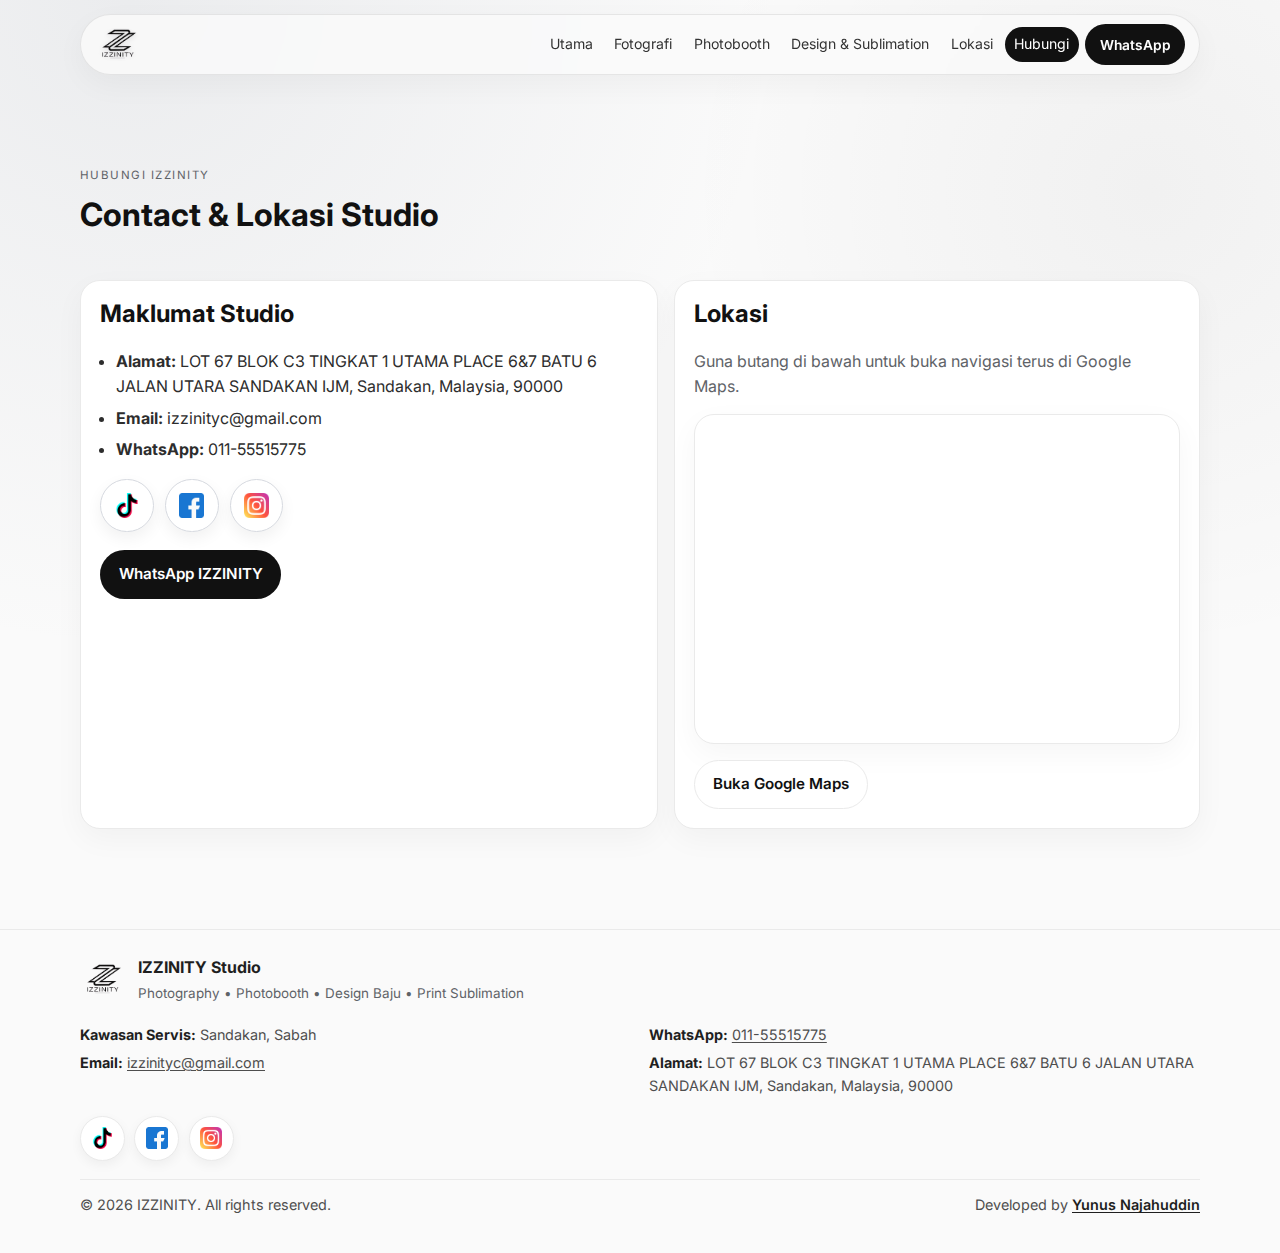
<file: contact.html>
<!doctype html>
<html lang="ms">
  <head>
    <meta charset="UTF-8" />
    <meta name="viewport" content="width=device-width, initial-scale=1.0" />
    <title>Hubungi IZZINITY Studio | Lokasi Sandakan, Sabah</title>
    <meta
      name="description"
      content="Hubungi IZZINITY Studio melalui WhatsApp, email atau sosial media. Lihat lokasi studio di Sandakan melalui Google Maps."
    />
    <meta property="og:title" content="Hubungi IZZINITY Studio" />
    <meta
      property="og:description"
      content="Alamat penuh studio, maps embed, dan pautan pantas untuk booking melalui WhatsApp."
    />
    <meta property="og:type" content="website" />
    <meta property="og:url" content="https://izzinity.pages.dev/contact.html" />
    <link rel="icon" href="/assets/favicon.svg" type="image/svg+xml" />
    <link rel="preconnect" href="https://fonts.googleapis.com" />
    <link rel="preconnect" href="https://fonts.gstatic.com" crossorigin />
    <link
      href="https://fonts.googleapis.com/css2?family=Inter:wght@400;500;600;700;800&display=swap"
      rel="stylesheet"
    />
    <link rel="stylesheet" href="styles.css" />
    <script src="script.js" defer></script>
  </head>
  <body>
    <header class="site-header">
      <nav class="nav-pill" aria-label="Navigasi utama">
        <a class="brand" href="index.html" aria-label="Laman utama IZZINITY"><img src="/assets/623648614_17848796946668795_5261422010756584008_n-removebg-preview.png" alt="IZZINITY logo" /></a>
        <button
          class="nav-toggle"
          type="button"
          aria-label="Buka menu"
          aria-expanded="false"
          data-nav-toggle
        >
          <span class="nav-toggle-line"></span>
        </button>
        <div class="nav-menu" data-nav-menu>
          <ul class="nav-links">
            <li><a href="index.html">Utama</a></li>
            <li><a href="photography.html">Fotografi</a></li>
            <li><a href="photobooth.html">Photobooth</a></li>
            <li><a href="design-sublimation.html">Design &amp; Sublimation</a></li>
            <li><a href="#lokasi">Lokasi</a></li>
            <li><a class="active" href="#hubungi">Hubungi</a></li>
          </ul>
          <div class="nav-actions">
            <a
              class="btn btn-primary btn-small"
              href="https://api.whatsapp.com/send?phone=601155515775&text=Hi%20IZZINITY,%20saya%20nak%20tanya%20pakej%20dan%20booking"
              target="_blank"
              rel="noopener"
              >WhatsApp</a
            >
          </div>
        </div>
      </nav>
    </header>

    <main>
      <section id="hubungi">
        <div class="container">
          <div class="section-head" data-reveal>
            <span class="kicker">Hubungi IZZINITY</span>
            <h1>Contact &amp; Lokasi Studio</h1>
          </div>

          <div class="contact-grid" data-reveal>
            <article class="contact-card">
              <h2 style="margin-top: 0">Maklumat Studio</h2>
              <ul class="contact-list">
                <li>
                  <strong>Alamat:</strong> LOT 67 BLOK C3 TINGKAT 1 UTAMA PLACE 6&amp;7 BATU 6 JALAN UTARA
                  SANDAKAN IJM, Sandakan, Malaysia, 90000
                </li>
            <li><strong>Email:</strong> <a href="mailto:izzinityc@gmail.com">izzinityc@gmail.com</a></li>
            <li><strong>WhatsApp:</strong> <a href="tel:+601155515775">011-55515775</a></li>
              </ul>

              <div class="social-bar social-icons" style="margin-top: 1rem" aria-label="Pautan sosial IZZINITY">
                <a
                  href="https://www.tiktok.com/@izzinity91?_r=1&_t=ZS-943fCIIZWDa"
                  target="_blank"
                  rel="noopener"
                  aria-label="TikTok IZZINITY"
                  ><img src="/assets/social/tiktok.png" alt="" loading="lazy" />
                  <span class="sr-only">TikTok</span></a
                >
                <a
                  href="https://www.facebook.com/share/18QwRQexXe/?mibextid=wwXIfr"
                  target="_blank"
                  rel="noopener"
                  aria-label="Facebook IZZINITY"
                  ><img src="/assets/social/facebook.png" alt="" loading="lazy" />
                  <span class="sr-only">Facebook</span></a
                >
                <a
                  href="https://www.instagram.com/izzinitystudio/"
                  target="_blank"
                  rel="noopener"
                  aria-label="Instagram IZZINITY"
                  ><img src="/assets/social/instagram.png" alt="" loading="lazy" />
                  <span class="sr-only">Instagram</span></a
                >
              </div>

              <div class="card-actions" style="margin-top: 1.1rem">
                <a
                  class="btn btn-primary"
                  href="https://api.whatsapp.com/send?phone=601155515775&text=Hi%20IZZINITY,%20saya%20nak%20tanya%20pakej%20dan%20booking"
                  target="_blank"
                  rel="noopener"
                  >WhatsApp IZZINITY</a
                >
              </div>
            </article>

            <article class="contact-card" id="lokasi">
              <h2 style="margin-top: 0">Lokasi</h2>
              <p class="muted">Guna butang di bawah untuk buka navigasi terus di Google Maps.</p>

              <div class="map-wrap" style="margin-top: 0.9rem">
                <iframe
                  title="Lokasi IZZINITY Studio Sandakan"
                  loading="lazy"
                  referrerpolicy="no-referrer-when-downgrade"
                  src="https://maps.google.com/maps?q=LOT%2067%20BLOK%20C3%20TINGKAT%201%20UTAMA%20PLACE%206%267%20BATU%206%20JALAN%20UTARA%20SANDAKAN%20IJM%2C%20Sandakan%2C%20Malaysia%2C%2090000&z=15&output=embed"
                ></iframe>
              </div>

              <div class="card-actions" style="margin-top: 1rem">
                <a
                  class="btn btn-ghost"
                  href="https://www.google.com/maps?s=web&lqi=[base64]&phdesc=aV7s9awLnvs&vet=12ahUKEwj6_trGq-aSAxW01jgGHQQHCyAQ1YkKegQIRBAB..i&cs=1&um=1&ie=UTF-8&fb=1&gl=my&sa=X&geocode=KYu77XZ22zgyMYAEn3ytilgU&daddr=LOT+67+BLOK+C3+TINGKAT+1+UTAMA+PLACE+6%267+BATU+6+JALAN+UTARA+SANDAKAN+IJM,+90000+Sandakan,+Sabah"
                  target="_blank"
                  rel="noopener"
                  >Buka Google Maps</a
                >
              </div>
            </article>
          </div>
        </div>
      </section>
    </main>

    <footer>
      <div class="container footer-main">
        <div class="footer-brand">
          <img
            src="/assets/623648614_17848796946668795_5261422010756584008_n-removebg-preview.png"
            alt="IZZINITY logo"
            loading="lazy"
          />
          <div>
            <strong>IZZINITY Studio</strong>
            <p class="muted">Photography • Photobooth • Design Baju • Print Sublimation</p>
          </div>
        </div>

        <ul class="footer-details">
          <li><strong>Kawasan Servis:</strong> Sandakan, Sabah</li>
            <li>
            <strong>WhatsApp:</strong>
            <a
              href="https://api.whatsapp.com/send?phone=601155515775&text=Hi%20IZZINITY,%20saya%20nak%20tanya%20pakej%20dan%20booking"
              target="_blank"
              rel="noopener"
              >011-55515775</a
            >
          </li>
            <li><strong>Email:</strong> <a href="mailto:izzinityc@gmail.com">izzinityc@gmail.com</a></li>
            <li>
            <strong>Alamat:</strong> LOT 67 BLOK C3 TINGKAT 1 UTAMA PLACE 6&amp;7 BATU 6 JALAN UTARA
            SANDAKAN IJM, Sandakan, Malaysia, 90000
          </li>
        </ul>

        <div class="footer-links footer-icons" aria-label="Pautan sosial">
          <a href="https://www.tiktok.com/@izzinity91?_r=1&_t=ZS-943fCIIZWDa" target="_blank" rel="noopener" aria-label="TikTok IZZINITY"><img src="/assets/social/tiktok.png" alt="" loading="lazy" /><span class="sr-only">TikTok</span></a>
          <a href="https://www.facebook.com/share/18QwRQexXe/?mibextid=wwXIfr" target="_blank" rel="noopener" aria-label="Facebook IZZINITY"><img src="/assets/social/facebook.png" alt="" loading="lazy" /><span class="sr-only">Facebook</span></a>
          <a href="https://www.instagram.com/izzinitystudio/" target="_blank" rel="noopener" aria-label="Instagram IZZINITY"><img src="/assets/social/instagram.png" alt="" loading="lazy" /><span class="sr-only">Instagram</span></a>
        </div>

        <div class="footer-bottom">
          <span>© 2026 IZZINITY. All rights reserved.</span>
          <span
            >Developed by
            <a href="https://www.instagram.com/" target="_blank" rel="noopener">Yunus Najahuddin</a></span
          >
        </div>
      </div>
    </footer>

    <button class="back-to-top" type="button" aria-label="Kembali ke atas" data-back-to-top>
      ↑
    </button>
  </body>
</html>
</file>
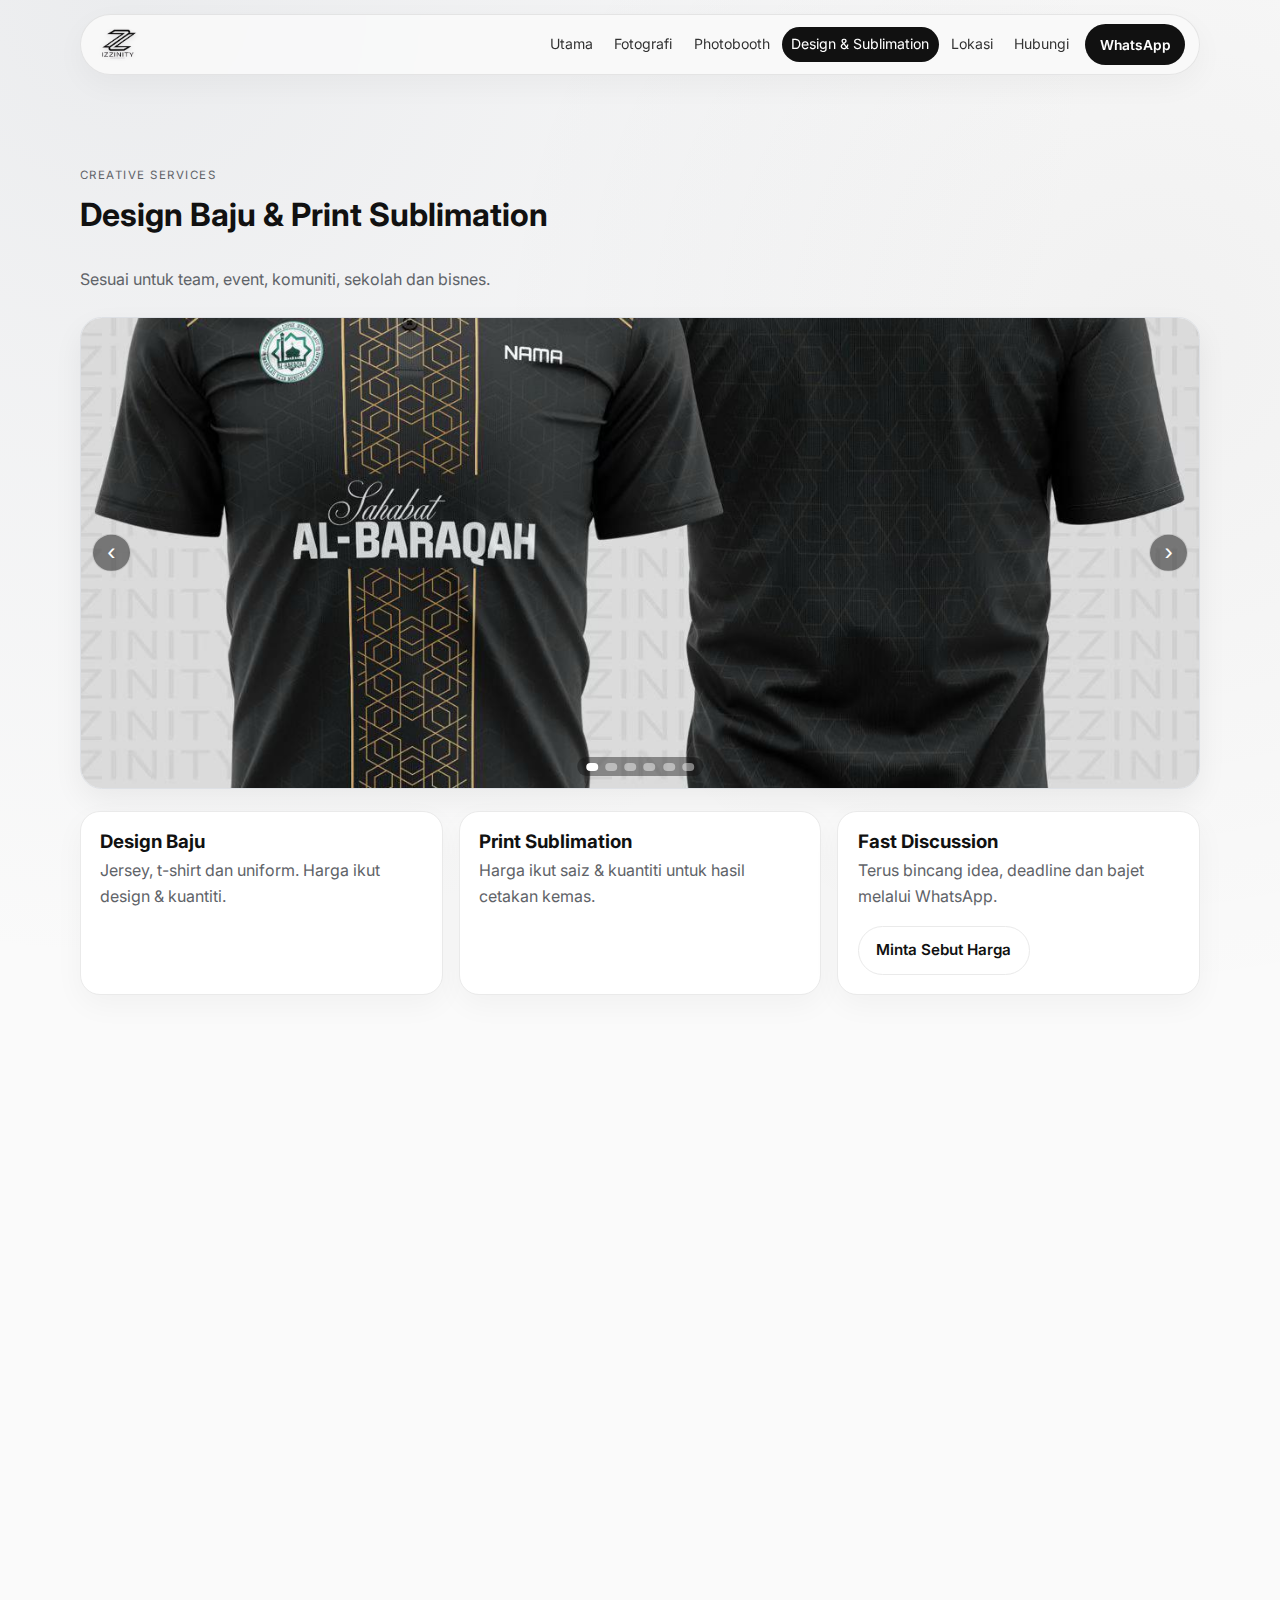
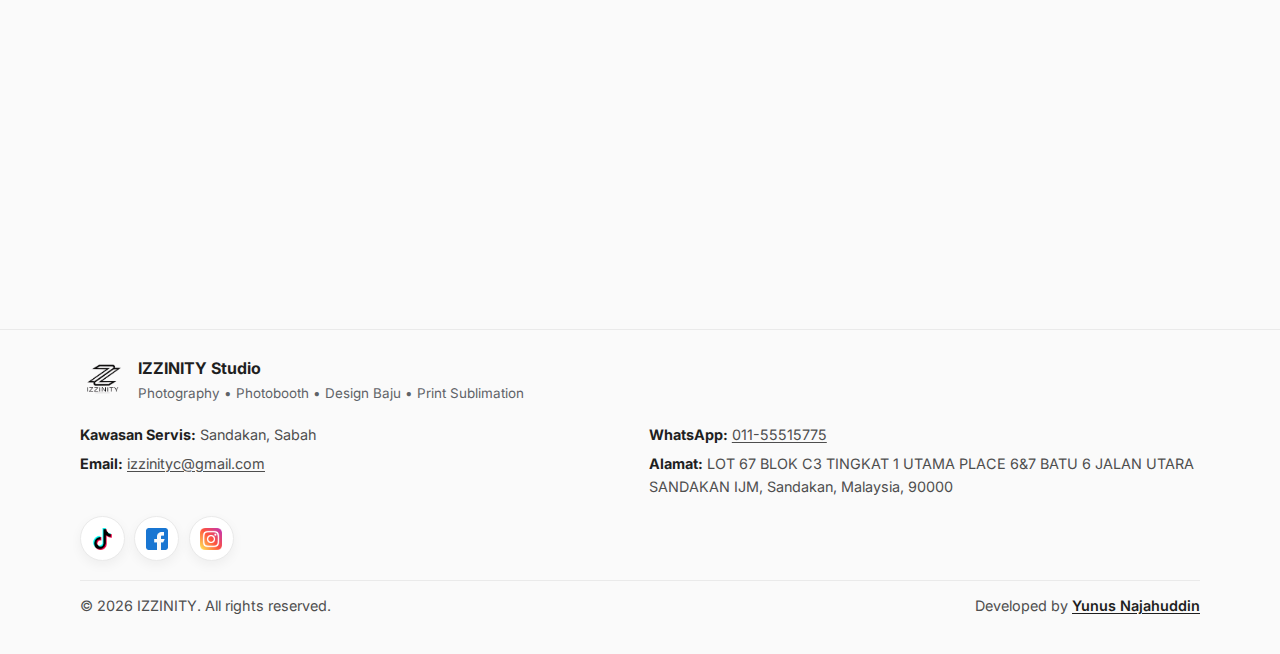
<file: design-sublimation.html>
<!doctype html>
<html lang="ms">
  <head>
    <meta charset="UTF-8" />
    <meta name="viewport" content="width=device-width, initial-scale=1.0" />
    <title>Design Baju & Print Sublimation | IZZINITY Studio</title>
    <meta
      name="description"
      content="Servis design baju dan print sublimation oleh IZZINITY Studio Sandakan. Hantar request quote terus ke WhatsApp tanpa backend."
    />
    <meta property="og:title" content="Design Baju & Print Sublimation IZZINITY" />
    <meta
      property="og:description"
      content="Harga ikut design, saiz dan kuantiti. Isi form ringkas untuk minta sebut harga."
    />
    <meta property="og:type" content="website" />
    <meta property="og:url" content="https://izzinity.pages.dev/design-sublimation.html" />
    <link rel="icon" href="/assets/favicon.svg" type="image/svg+xml" />
    <link rel="preconnect" href="https://fonts.googleapis.com" />
    <link rel="preconnect" href="https://fonts.gstatic.com" crossorigin />
    <link
      href="https://fonts.googleapis.com/css2?family=Inter:wght@400;500;600;700;800&display=swap"
      rel="stylesheet"
    />
    <link rel="stylesheet" href="styles.css" />
    <script src="script.js" defer></script>
  </head>
  <body>
    <header class="site-header">
      <nav class="nav-pill" aria-label="Navigasi utama">
        <a class="brand" href="index.html" aria-label="Laman utama IZZINITY"><img src="/assets/623648614_17848796946668795_5261422010756584008_n-removebg-preview.png" alt="IZZINITY logo" /></a>
        <button
          class="nav-toggle"
          type="button"
          aria-label="Buka menu"
          aria-expanded="false"
          data-nav-toggle
        >
          <span class="nav-toggle-line"></span>
        </button>
        <div class="nav-menu" data-nav-menu>
          <ul class="nav-links">
            <li><a href="index.html">Utama</a></li>
            <li><a href="photography.html">Fotografi</a></li>
            <li><a href="photobooth.html">Photobooth</a></li>
            <li><a class="active" href="design-sublimation.html">Design &amp; Sublimation</a></li>
            <li><a href="contact.html#lokasi">Lokasi</a></li>
            <li><a href="contact.html#hubungi">Hubungi</a></li>
          </ul>
          <div class="nav-actions">
            <a
              class="btn btn-primary btn-small"
              href="https://api.whatsapp.com/send?phone=601155515775&text=Hi%20IZZINITY,%20saya%20nak%20tanya%20pakej%20dan%20booking"
              target="_blank"
              rel="noopener"
              >WhatsApp</a
            >
          </div>
        </div>
      </nav>
    </header>

    <main>
      <section>
        <div class="container">
          <div class="section-head" data-reveal>
            <span class="kicker">Creative Services</span>
            <h1>Design Baju &amp; Print Sublimation</h1>
            <p class="muted">Sesuai untuk team, event, komuniti, sekolah dan bisnes.</p>
          </div>

          <div class="creative-showcase" data-reveal>
            <div class="photo-carousel" data-carousel aria-label="Galeri design baju dan sublimation IZZINITY">
              <div class="photo-carousel-track" data-carousel-track>
                <figure class="carousel-slide is-active">
                  <img
                    src="/assets/design&amp;submlimation/TikVideo.App_7585201678576536850_6.jpeg"
                    alt="Contoh design baju custom IZZINITY"
                    loading="lazy"
                  />
                </figure>
                <figure class="carousel-slide">
                  <img
                    src="/assets/design&amp;submlimation/TikVideo.App_7585201678576536850_5.jpeg"
                    alt="Contoh hasil print sublimation IZZINITY"
                    loading="lazy"
                  />
                </figure>
                <figure class="carousel-slide">
                  <img
                    src="/assets/design&amp;submlimation/TikVideo.App_7585201678576536850_4.jpeg"
                    alt="Contoh jersey team dengan design custom"
                    loading="lazy"
                  />
                </figure>
                <figure class="carousel-slide">
                  <img
                    src="/assets/design&amp;submlimation/TikVideo.App_7585201678576536850_3.jpeg"
                    alt="Contoh baju event dengan cetakan sublimation"
                    loading="lazy"
                  />
                </figure>
                <figure class="carousel-slide">
                  <img
                    src="/assets/design&amp;submlimation/TikVideo.App_7585201678576536850_2.jpeg"
                    alt="Contoh mockup design baju untuk komuniti"
                    loading="lazy"
                  />
                </figure>
                <figure class="carousel-slide">
                  <img
                    src="/assets/design&amp;submlimation/TikVideo.App_7585201678576536850_1.jpeg"
                    alt="Contoh portfolio design dan printing IZZINITY"
                    loading="lazy"
                  />
                </figure>
              </div>

              <button
                class="carousel-control prev"
                type="button"
                aria-label="Gambar sebelum"
                data-carousel-prev
              >
                ‹
              </button>
              <button
                class="carousel-control next"
                type="button"
                aria-label="Gambar seterusnya"
                data-carousel-next
              >
                ›
              </button>

              <div class="carousel-dots" aria-label="Pilih slide">
                <button class="carousel-dot is-active" type="button" data-carousel-dot="0">
                  <span class="sr-only">Slide 1</span>
                </button>
                <button class="carousel-dot" type="button" data-carousel-dot="1">
                  <span class="sr-only">Slide 2</span>
                </button>
                <button class="carousel-dot" type="button" data-carousel-dot="2">
                  <span class="sr-only">Slide 3</span>
                </button>
                <button class="carousel-dot" type="button" data-carousel-dot="3">
                  <span class="sr-only">Slide 4</span>
                </button>
                <button class="carousel-dot" type="button" data-carousel-dot="4">
                  <span class="sr-only">Slide 5</span>
                </button>
                <button class="carousel-dot" type="button" data-carousel-dot="5">
                  <span class="sr-only">Slide 6</span>
                </button>
              </div>
            </div>
          </div>

          <div class="grid-3" data-reveal>
            <article class="card">
              <h3>Design Baju</h3>
              <p class="muted">
                Jersey, t-shirt dan uniform. Harga ikut design &amp; kuantiti.
              </p>
            </article>
            <article class="card">
              <h3>Print Sublimation</h3>
              <p class="muted">Harga ikut saiz &amp; kuantiti untuk hasil cetakan kemas.</p>
            </article>
            <article class="card">
              <h3>Fast Discussion</h3>
              <p class="muted">Terus bincang idea, deadline dan bajet melalui WhatsApp.</p>
              <div class="card-actions">
                <a
                  class="btn btn-ghost"
                  href="https://api.whatsapp.com/send?phone=601155515775&text=Hi%20IZZINITY,%20saya%20nak%20tanya%20pakej%20dan%20booking"
                  target="_blank"
                  rel="noopener"
                  >Minta Sebut Harga</a
                >
              </div>
            </article>
          </div>
        </div>
      </section>

      <section>
        <div class="container" data-reveal>
          <div class="section-head">
            <span class="kicker">Request Quote</span>
            <h2>Isi maklumat ringkas, terus buka WhatsApp dengan teks siap.</h2>
          </div>

          <div class="form-wrap">
            <form id="quoteForm" class="form-grid" action="#" method="post" novalidate>
              <div>
                <label for="nama">Nama</label>
                <input id="nama" name="nama" type="text" required placeholder="Contoh: Aiman" />
              </div>

              <div>
                <label for="jenis">Jenis Servis</label>
                <select id="jenis" name="jenis" required>
                  <option value="" selected disabled>Pilih servis</option>
                  <option value="Design Baju">Design Baju</option>
                  <option value="Print Sublimation">Print Sublimation</option>
                  <option value="Design Baju + Print Sublimation">Kedua-duanya</option>
                </select>
              </div>

              <div>
                <label for="kuantiti">Kuantiti</label>
                <input id="kuantiti" name="kuantiti" type="text" required placeholder="Contoh: 30 pcs" />
              </div>

              <div>
                <label for="tarikh">Tarikh Diperlukan</label>
                <input id="tarikh" name="tarikh" type="date" required />
              </div>

              <div>
                <label for="notes">Maklumat Tambahan (optional)</label>
                <textarea
                  id="notes"
                  name="notes"
                  rows="4"
                  placeholder="Contoh: warna hitam putih, nama team, saiz campur"
                ></textarea>
              </div>

              <div class="card-actions">
                <button type="submit" class="btn btn-primary">Hantar Ke WhatsApp</button>
                <a
                  class="btn btn-ghost"
                  href="https://api.whatsapp.com/send?phone=601155515775&text=Hi%20IZZINITY,%20saya%20nak%20tanya%20pakej%20dan%20booking"
                  target="_blank"
                  rel="noopener"
                  >Minta Sebut Harga</a
                >
              </div>
            </form>
          </div>
        </div>
      </section>
    </main>

    <footer>
      <div class="container footer-main">
        <div class="footer-brand">
          <img
            src="/assets/623648614_17848796946668795_5261422010756584008_n-removebg-preview.png"
            alt="IZZINITY logo"
            loading="lazy"
          />
          <div>
            <strong>IZZINITY Studio</strong>
            <p class="muted">Photography • Photobooth • Design Baju • Print Sublimation</p>
          </div>
        </div>

        <ul class="footer-details">
          <li><strong>Kawasan Servis:</strong> Sandakan, Sabah</li>
            <li>
            <strong>WhatsApp:</strong>
            <a
              href="https://api.whatsapp.com/send?phone=601155515775&text=Hi%20IZZINITY,%20saya%20nak%20tanya%20pakej%20dan%20booking"
              target="_blank"
              rel="noopener"
              >011-55515775</a
            >
          </li>
            <li><strong>Email:</strong> <a href="mailto:izzinityc@gmail.com">izzinityc@gmail.com</a></li>
            <li>
            <strong>Alamat:</strong> LOT 67 BLOK C3 TINGKAT 1 UTAMA PLACE 6&amp;7 BATU 6 JALAN UTARA
            SANDAKAN IJM, Sandakan, Malaysia, 90000
          </li>
        </ul>

        <div class="footer-links footer-icons" aria-label="Pautan sosial">
          <a href="https://www.tiktok.com/@izzinity91?_r=1&_t=ZS-943fCIIZWDa" target="_blank" rel="noopener" aria-label="TikTok IZZINITY"><img src="/assets/social/tiktok.png" alt="" loading="lazy" /><span class="sr-only">TikTok</span></a>
          <a href="https://www.facebook.com/share/18QwRQexXe/?mibextid=wwXIfr" target="_blank" rel="noopener" aria-label="Facebook IZZINITY"><img src="/assets/social/facebook.png" alt="" loading="lazy" /><span class="sr-only">Facebook</span></a>
          <a href="https://www.instagram.com/izzinitystudio/" target="_blank" rel="noopener" aria-label="Instagram IZZINITY"><img src="/assets/social/instagram.png" alt="" loading="lazy" /><span class="sr-only">Instagram</span></a>
        </div>

        <div class="footer-bottom">
          <span>© 2026 IZZINITY. All rights reserved.</span>
          <span
            >Developed by
            <a href="https://www.instagram.com/" target="_blank" rel="noopener">Yunus Najahuddin</a></span
          >
        </div>
      </div>
    </footer>

    <button class="back-to-top" type="button" aria-label="Kembali ke atas" data-back-to-top>
      ↑
    </button>
  </body>
</html>
</file>
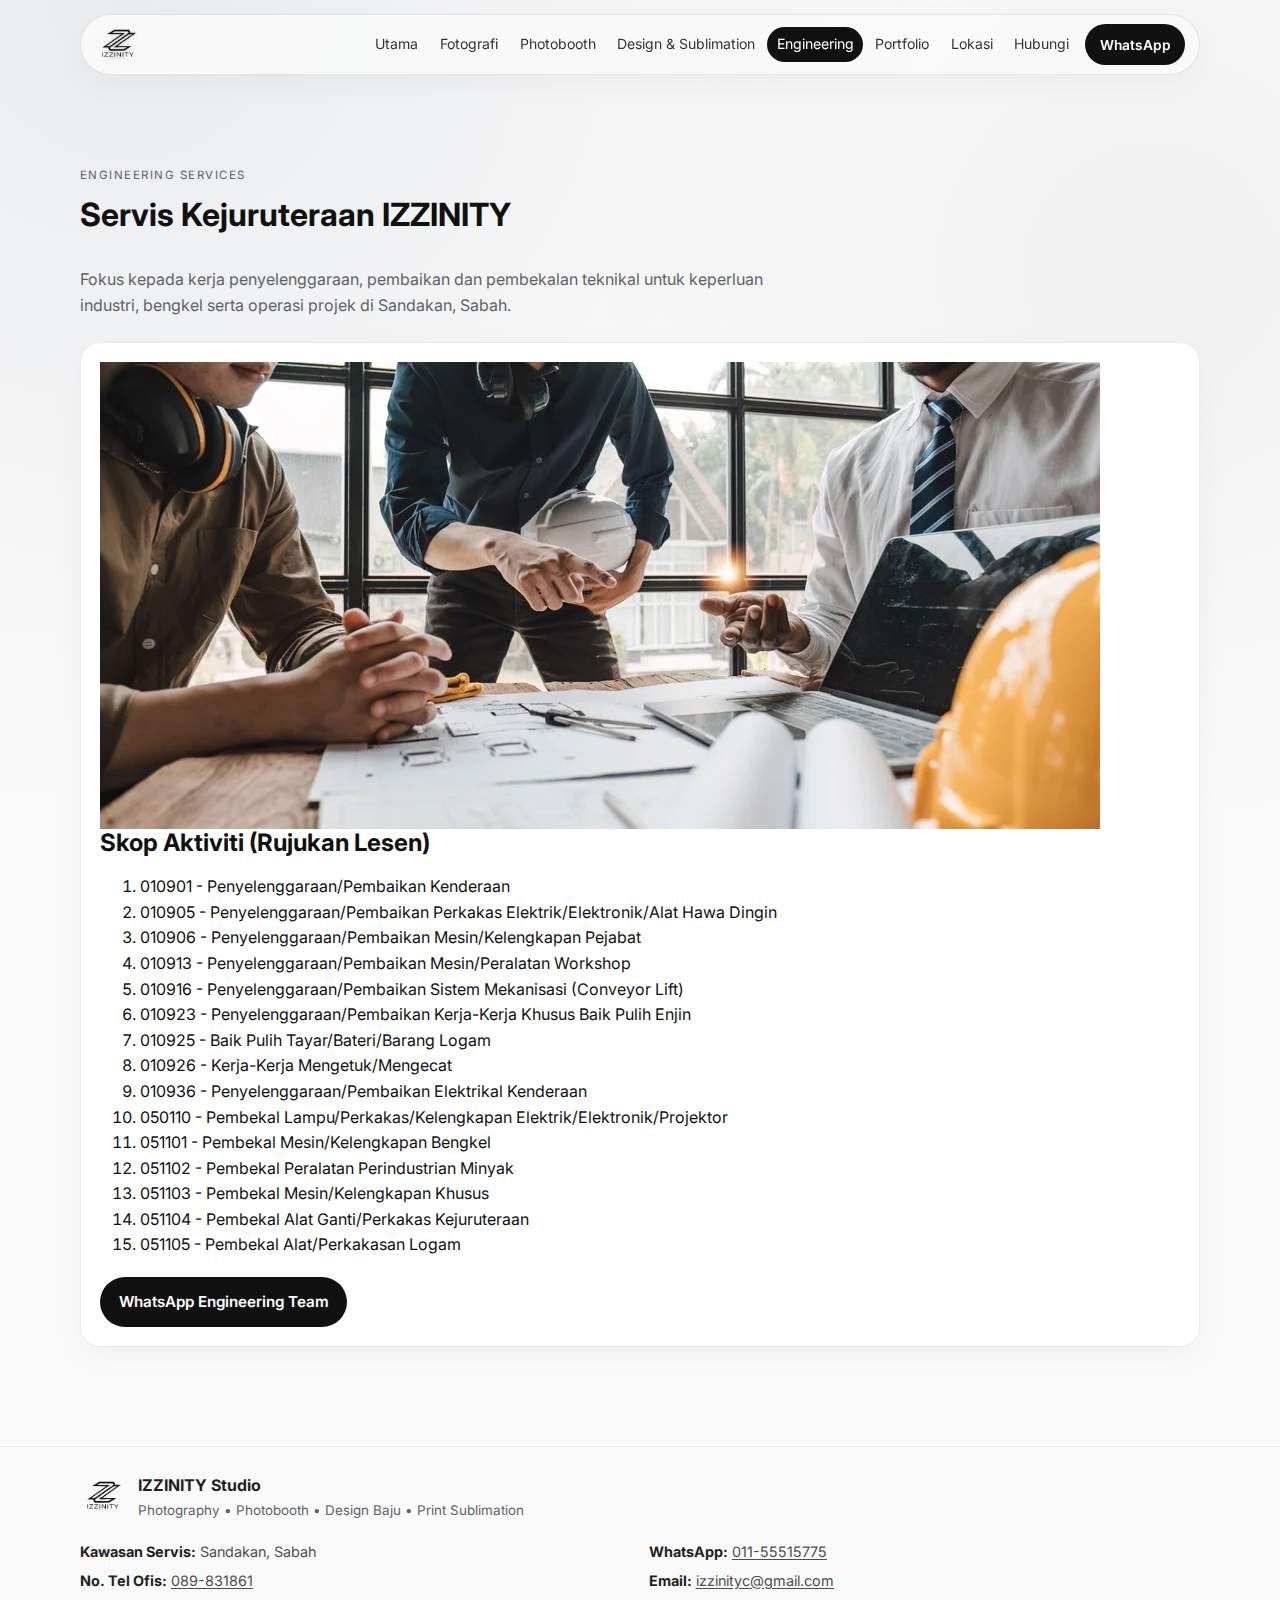
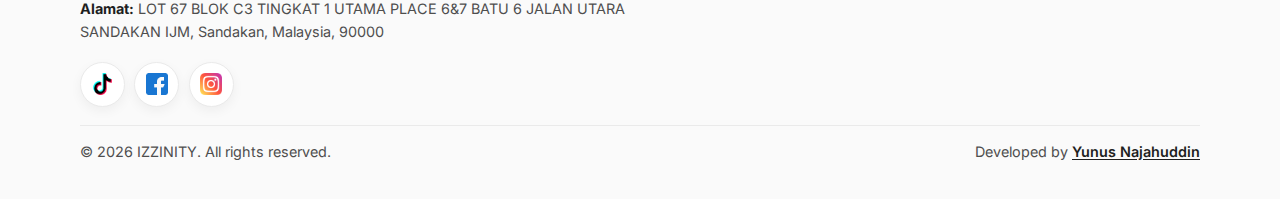
<file: engineering-services.html>
<!doctype html>
<html lang="ms">
  <head>
    <meta charset="UTF-8" />
    <meta name="viewport" content="width=device-width, initial-scale=1.0" />
    <title>Engineering Services IZZINITY | Maintenance, Repair & Supply Sandakan</title>
    <meta
      name="description"
      content="Servis kejuruteraan IZZINITY untuk maintenance, repair dan technical supply di Sandakan, Sabah. Semak senarai aktiviti lesen dan hubungi kami di WhatsApp."
    />
    <meta property="og:title" content="Engineering Services IZZINITY" />
    <meta
      property="og:description"
      content="Penyelenggaraan, pembaikan dan technical supply berdasarkan skop aktiviti lesen IZZINITY Engineering."
    />
    <meta property="og:type" content="website" />
    <meta property="og:url" content="https://izzinity.pages.dev/engineering-services.html" />
    <link rel="icon" href="/assets/favicon.svg" type="image/svg+xml" />
    <link rel="preconnect" href="https://fonts.googleapis.com" />
    <link rel="preconnect" href="https://fonts.gstatic.com" crossorigin />
    <link
      href="https://fonts.googleapis.com/css2?family=Inter:wght@400;500;600;700;800&display=swap"
      rel="stylesheet"
    />
    <link rel="stylesheet" href="styles.css" />
    <script src="script.js" defer></script>
  </head>
  <body>
    <header class="site-header">
      <nav class="nav-pill" aria-label="Navigasi utama">
        <a class="brand" href="index.html" aria-label="Laman utama IZZINITY"
          ><img src="/assets/623648614_17848796946668795_5261422010756584008_n-removebg-preview.png" alt="IZZINITY logo"
        /></a>
        <button
          class="nav-toggle"
          type="button"
          aria-label="Buka menu"
          aria-expanded="false"
          data-nav-toggle
        >
          <span class="nav-toggle-line"></span>
        </button>
        <div class="nav-menu" data-nav-menu>
          <ul class="nav-links">
            <li><a href="index.html">Utama</a></li>
            <li><a href="photography.html">Fotografi</a></li>
            <li><a href="photobooth.html">Photobooth</a></li>
            <li><a href="design-sublimation.html">Design &amp; Sublimation</a></li>
            <li><a class="active" href="engineering-services.html">Engineering</a></li>
            <li><a href="portfolio.html">Portfolio</a></li>
            <li><a href="contact.html#lokasi">Lokasi</a></li>
            <li><a href="contact.html#hubungi">Hubungi</a></li>
          </ul>
          <div class="nav-actions">
            <a
              class="btn btn-primary btn-small"
              href="https://api.whatsapp.com/send?phone=601155515775&text=Hi%20IZZINITY,%20saya%20nak%20tanya%20pakej%20dan%20booking"
              target="_blank"
              rel="noopener"
              >WhatsApp</a
            >
          </div>
        </div>
      </nav>
    </header>

    <main>
      <section>
        <div class="container">
          <div class="section-head" data-reveal>
            <span class="kicker">Engineering Services</span>
            <h1>Servis Kejuruteraan IZZINITY</h1>
            <p class="muted">
              Fokus kepada kerja penyelenggaraan, pembaikan dan pembekalan teknikal untuk keperluan industri,
              bengkel serta operasi projek di Sandakan, Sabah.
            </p>
          </div>

          <article class="card" data-reveal>
            <img
              class="engineering-media"
              src="/assets/homepage/shutterstock_2293858001.webp"
              alt="Skop aktiviti lesen IZZINITY Engineering"
              loading="lazy"
            />
            <h2 style="margin: 0 0 0.75rem">Skop Aktiviti (Rujukan Lesen)</h2>
            <ol class="engineering-list">
              <li>010901 - Penyelenggaraan/Pembaikan Kenderaan</li>
              <li>010905 - Penyelenggaraan/Pembaikan Perkakas Elektrik/Elektronik/Alat Hawa Dingin</li>
              <li>010906 - Penyelenggaraan/Pembaikan Mesin/Kelengkapan Pejabat</li>
              <li>010913 - Penyelenggaraan/Pembaikan Mesin/Peralatan Workshop</li>
              <li>010916 - Penyelenggaraan/Pembaikan Sistem Mekanisasi (Conveyor Lift)</li>
              <li>010923 - Penyelenggaraan/Pembaikan Kerja-Kerja Khusus Baik Pulih Enjin</li>
              <li>010925 - Baik Pulih Tayar/Bateri/Barang Logam</li>
              <li>010926 - Kerja-Kerja Mengetuk/Mengecat</li>
              <li>010936 - Penyelenggaraan/Pembaikan Elektrikal Kenderaan</li>
              <li>050110 - Pembekal Lampu/Perkakas/Kelengkapan Elektrik/Elektronik/Projektor</li>
              <li>051101 - Pembekal Mesin/Kelengkapan Bengkel</li>
              <li>051102 - Pembekal Peralatan Perindustrian Minyak</li>
              <li>051103 - Pembekal Mesin/Kelengkapan Khusus</li>
              <li>051104 - Pembekal Alat Ganti/Perkakas Kejuruteraan</li>
              <li>051105 - Pembekal Alat/Perkakasan Logam</li>
            </ol>

            <div class="card-actions" style="margin-top: 1.2rem">
              <a
                class="btn btn-primary"
                href="https://api.whatsapp.com/send?phone=601155515775&text=Hi%20IZZINITY,%20saya%20nak%20tanya%20pakej%20dan%20booking"
                target="_blank"
                rel="noopener"
                >WhatsApp Engineering Team</a
              >
            </div>
          </article>
        </div>
      </section>
    </main>

    <footer>
      <div class="container footer-main">
        <div class="footer-brand">
          <img
            src="/assets/623648614_17848796946668795_5261422010756584008_n-removebg-preview.png"
            alt="IZZINITY logo"
            loading="lazy"
          />
          <div>
            <strong>IZZINITY Studio</strong>
            <p class="muted">Photography • Photobooth • Design Baju • Print Sublimation</p>
          </div>
        </div>

        <ul class="footer-details">
          <li><strong>Kawasan Servis:</strong> Sandakan, Sabah</li>
          <li>
            <strong>WhatsApp:</strong>
            <a
              href="https://api.whatsapp.com/send?phone=601155515775&text=Hi%20IZZINITY,%20saya%20nak%20tanya%20pakej%20dan%20booking"
              target="_blank"
              rel="noopener"
              >011-55515775</a
            >
          </li>
          <li><strong>No. Tel Ofis:</strong> <a href="tel:+6089831861">089-831861</a></li>
          <li><strong>Email:</strong> <a href="mailto:izzinityc@gmail.com">izzinityc@gmail.com</a></li>
          <li>
            <strong>Alamat:</strong> LOT 67 BLOK C3 TINGKAT 1 UTAMA PLACE 6&amp;7 BATU 6 JALAN UTARA
            SANDAKAN IJM, Sandakan, Malaysia, 90000
          </li>
        </ul>

        <div class="footer-links footer-icons" aria-label="Pautan sosial">
          <a href="https://www.tiktok.com/@izzinity91?_r=1&_t=ZS-943fCIIZWDa" target="_blank" rel="noopener" aria-label="TikTok IZZINITY"><img src="/assets/social/tiktok.png" alt="" loading="lazy" /><span class="sr-only">TikTok</span></a>
          <a href="https://www.facebook.com/share/18QwRQexXe/?mibextid=wwXIfr" target="_blank" rel="noopener" aria-label="Facebook IZZINITY"><img src="/assets/social/facebook.png" alt="" loading="lazy" /><span class="sr-only">Facebook</span></a>
          <a href="https://www.instagram.com/izzinitystudio/" target="_blank" rel="noopener" aria-label="Instagram IZZINITY"><img src="/assets/social/instagram.png" alt="" loading="lazy" /><span class="sr-only">Instagram</span></a>
        </div>

        <div class="footer-bottom">
          <span>© 2026 IZZINITY. All rights reserved.</span>
          <span
            >Developed by
            <a href="https://www.instagram.com/" target="_blank" rel="noopener">Yunus Najahuddin</a></span
          >
        </div>
      </div>
    </footer>

    <button class="back-to-top" type="button" aria-label="Kembali ke atas" data-back-to-top>
      ↑
    </button>
  </body>
</html>
</file>
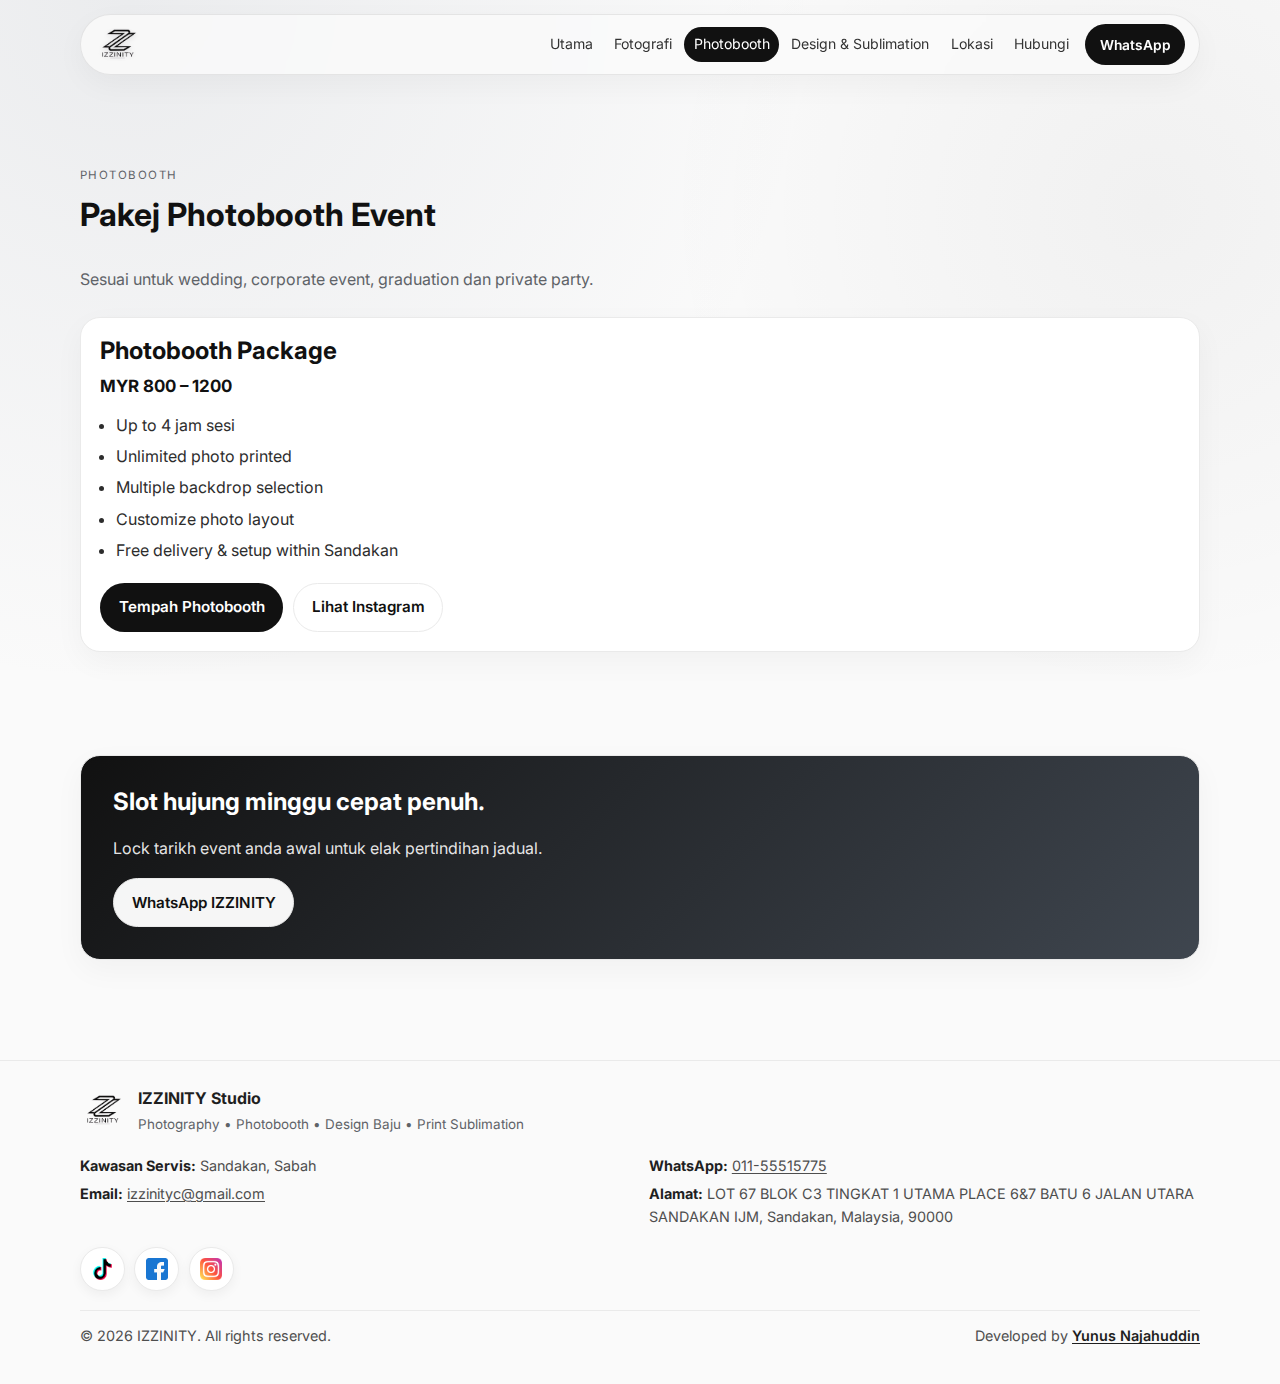
<file: photobooth.html>
<!doctype html>
<html lang="ms">
  <head>
    <meta charset="UTF-8" />
    <meta name="viewport" content="width=device-width, initial-scale=1.0" />
    <title>Pakej Photobooth IZZINITY | Event Sandakan</title>
    <meta
      name="description"
      content="Tempah pakej photobooth IZZINITY di Sandakan: up to 4 jam, unlimited print, backdrop pilihan dan setup percuma kawasan Sandakan."
    />
    <meta property="og:title" content="Pakej Photobooth IZZINITY" />
    <meta
      property="og:description"
      content="Photobooth event MYR 800 – 1200 dengan unlimited printed photo dan custom layout."
    />
    <meta property="og:type" content="website" />
    <meta property="og:url" content="https://izzinity.pages.dev/photobooth.html" />
    <link rel="icon" href="/assets/favicon.svg" type="image/svg+xml" />
    <link rel="preconnect" href="https://fonts.googleapis.com" />
    <link rel="preconnect" href="https://fonts.gstatic.com" crossorigin />
    <link
      href="https://fonts.googleapis.com/css2?family=Inter:wght@400;500;600;700;800&display=swap"
      rel="stylesheet"
    />
    <link rel="stylesheet" href="styles.css" />
    <script src="script.js" defer></script>
  </head>
  <body>
    <header class="site-header">
      <nav class="nav-pill" aria-label="Navigasi utama">
        <a class="brand" href="index.html" aria-label="Laman utama IZZINITY"><img src="/assets/623648614_17848796946668795_5261422010756584008_n-removebg-preview.png" alt="IZZINITY logo" /></a>
        <button
          class="nav-toggle"
          type="button"
          aria-label="Buka menu"
          aria-expanded="false"
          data-nav-toggle
        >
          <span class="nav-toggle-line"></span>
        </button>
        <div class="nav-menu" data-nav-menu>
          <ul class="nav-links">
            <li><a href="index.html">Utama</a></li>
            <li><a href="photography.html">Fotografi</a></li>
            <li><a class="active" href="photobooth.html">Photobooth</a></li>
            <li><a href="design-sublimation.html">Design &amp; Sublimation</a></li>
            <li><a href="contact.html#lokasi">Lokasi</a></li>
            <li><a href="contact.html#hubungi">Hubungi</a></li>
          </ul>
          <div class="nav-actions">
            <a
              class="btn btn-primary btn-small"
              href="https://api.whatsapp.com/send?phone=601155515775&text=Hi%20IZZINITY,%20saya%20nak%20tanya%20pakej%20dan%20booking"
              target="_blank"
              rel="noopener"
              >WhatsApp</a
            >
          </div>
        </div>
      </nav>
    </header>

    <main>
      <section>
        <div class="container">
          <div class="section-head" data-reveal>
            <span class="kicker">Photobooth</span>
            <h1>Pakej Photobooth Event</h1>
            <p class="muted">Sesuai untuk wedding, corporate event, graduation dan private party.</p>
          </div>

          <article class="price-card" data-reveal>
            <h2 style="margin-bottom: 0.4rem">Photobooth Package</h2>
            <p class="price">MYR 800 – 1200</p>
            <ul class="feature-list">
              <li>Up to 4 jam sesi</li>
            <li>Unlimited photo printed</li>
            <li>Multiple backdrop selection</li>
            <li>Customize photo layout</li>
            <li>Free delivery &amp; setup within Sandakan</li>
            </ul>
            <div class="card-actions" style="margin-top: 1.2rem">
              <a
                class="btn btn-primary"
                href="https://api.whatsapp.com/send?phone=601155515775&text=Hi%20IZZINITY,%20saya%20nak%20tempah%20Photobooth%20event."
                target="_blank"
                rel="noopener"
                >Tempah Photobooth</a
              >
              <a
                class="btn btn-ghost"
                href="https://www.instagram.com/izzinitystudio/"
                target="_blank"
                rel="noopener"
                >Lihat Instagram</a
              >
            </div>
          </article>
        </div>
      </section>

      <section>
        <div class="container" data-reveal>
          <div class="cta-banner">
            <div>
              <h2>Slot hujung minggu cepat penuh.</h2>
              <p>Lock tarikh event anda awal untuk elak pertindihan jadual.</p>
            </div>
            <div class="cta-actions">
              <a
                class="btn btn-ghost"
                href="https://api.whatsapp.com/send?phone=601155515775&text=Hi%20IZZINITY,%20saya%20nak%20tanya%20pakej%20dan%20booking"
                target="_blank"
                rel="noopener"
                >WhatsApp IZZINITY</a
              >
            </div>
          </div>
        </div>
      </section>
    </main>

    <footer>
      <div class="container footer-main">
        <div class="footer-brand">
          <img
            src="/assets/623648614_17848796946668795_5261422010756584008_n-removebg-preview.png"
            alt="IZZINITY logo"
            loading="lazy"
          />
          <div>
            <strong>IZZINITY Studio</strong>
            <p class="muted">Photography • Photobooth • Design Baju • Print Sublimation</p>
          </div>
        </div>

        <ul class="footer-details">
          <li><strong>Kawasan Servis:</strong> Sandakan, Sabah</li>
            <li>
            <strong>WhatsApp:</strong>
            <a
              href="https://api.whatsapp.com/send?phone=601155515775&text=Hi%20IZZINITY,%20saya%20nak%20tanya%20pakej%20dan%20booking"
              target="_blank"
              rel="noopener"
              >011-55515775</a
            >
          </li>
            <li><strong>Email:</strong> <a href="mailto:izzinityc@gmail.com">izzinityc@gmail.com</a></li>
            <li>
            <strong>Alamat:</strong> LOT 67 BLOK C3 TINGKAT 1 UTAMA PLACE 6&amp;7 BATU 6 JALAN UTARA
            SANDAKAN IJM, Sandakan, Malaysia, 90000
          </li>
        </ul>

        <div class="footer-links footer-icons" aria-label="Pautan sosial">
          <a href="https://www.tiktok.com/@izzinity91?_r=1&_t=ZS-943fCIIZWDa" target="_blank" rel="noopener" aria-label="TikTok IZZINITY"><img src="/assets/social/tiktok.png" alt="" loading="lazy" /><span class="sr-only">TikTok</span></a>
          <a href="https://www.facebook.com/share/18QwRQexXe/?mibextid=wwXIfr" target="_blank" rel="noopener" aria-label="Facebook IZZINITY"><img src="/assets/social/facebook.png" alt="" loading="lazy" /><span class="sr-only">Facebook</span></a>
          <a href="https://www.instagram.com/izzinitystudio/" target="_blank" rel="noopener" aria-label="Instagram IZZINITY"><img src="/assets/social/instagram.png" alt="" loading="lazy" /><span class="sr-only">Instagram</span></a>
        </div>

        <div class="footer-bottom">
          <span>© 2026 IZZINITY. All rights reserved.</span>
          <span
            >Developed by
            <a href="https://www.instagram.com/" target="_blank" rel="noopener">Yunus Najahuddin</a></span
          >
        </div>
      </div>
    </footer>

    <button class="back-to-top" type="button" aria-label="Kembali ke atas" data-back-to-top>
      ↑
    </button>
  </body>
</html>
</file>
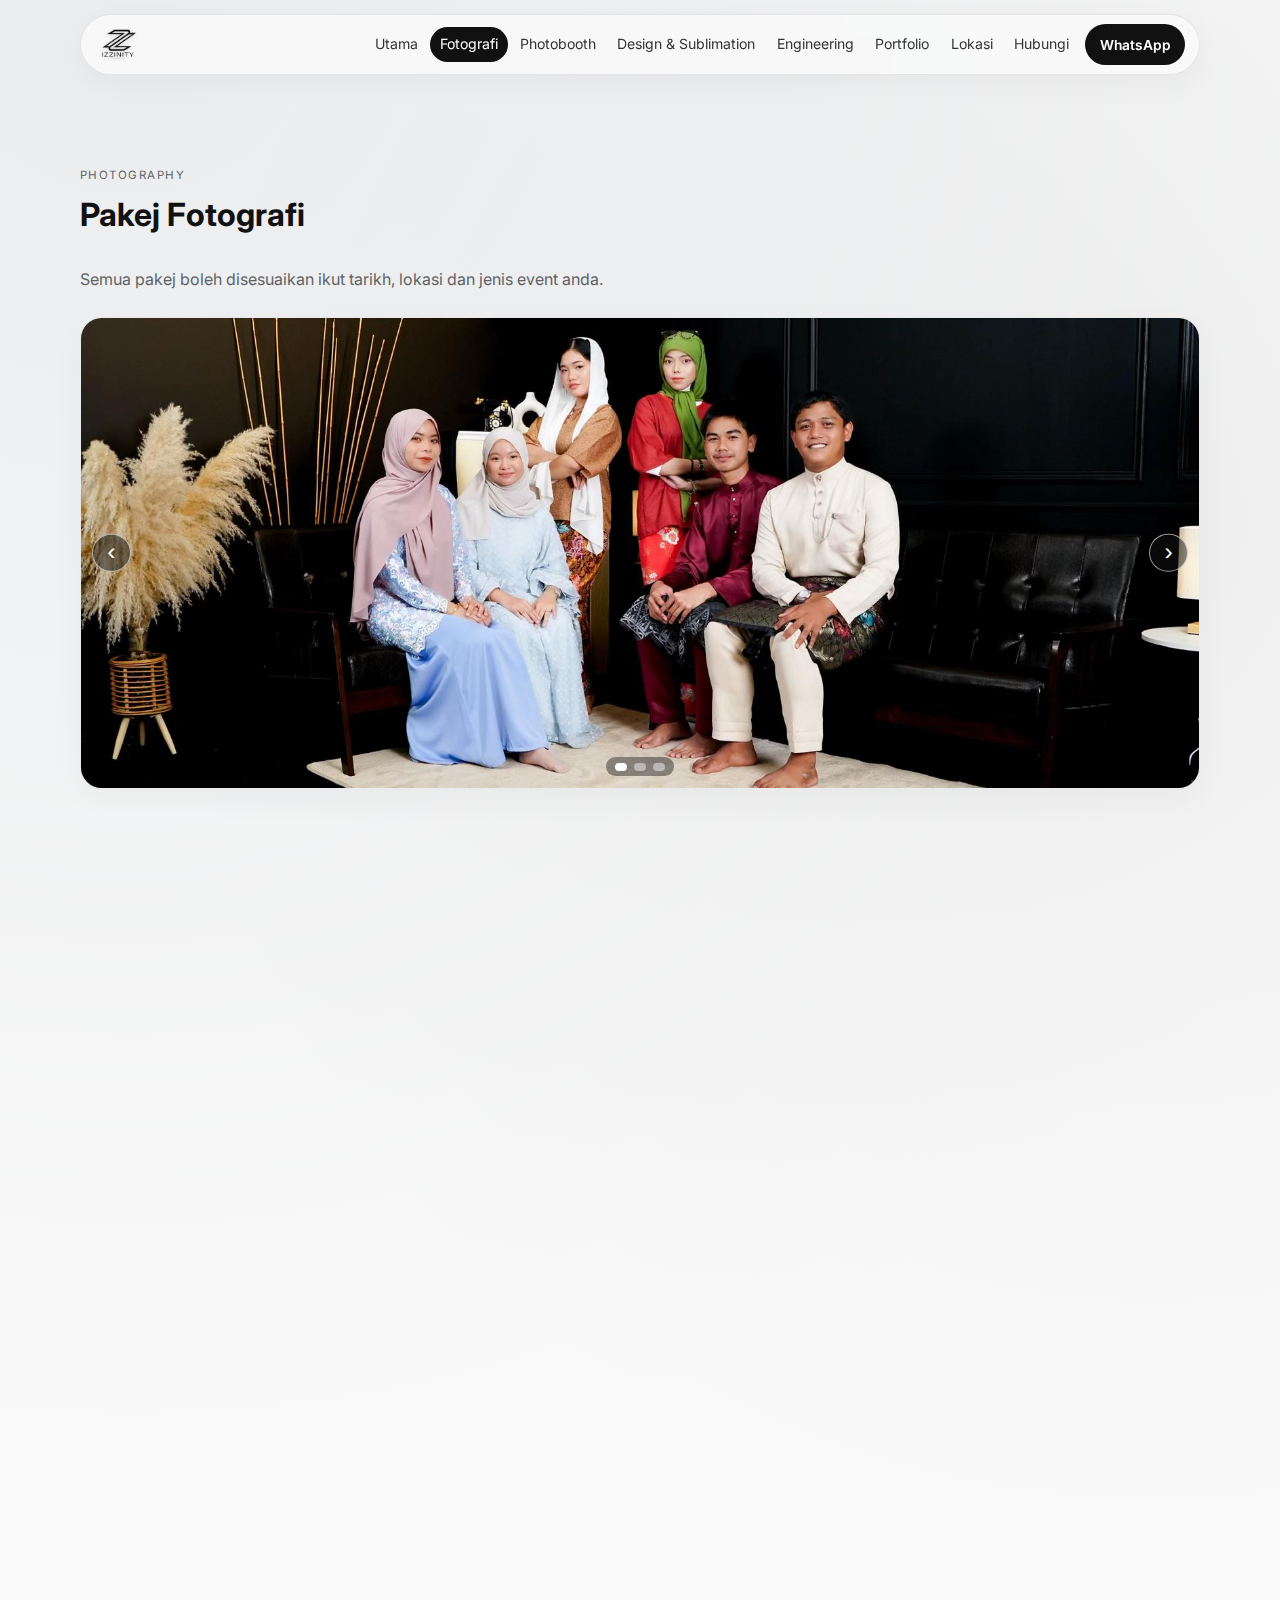
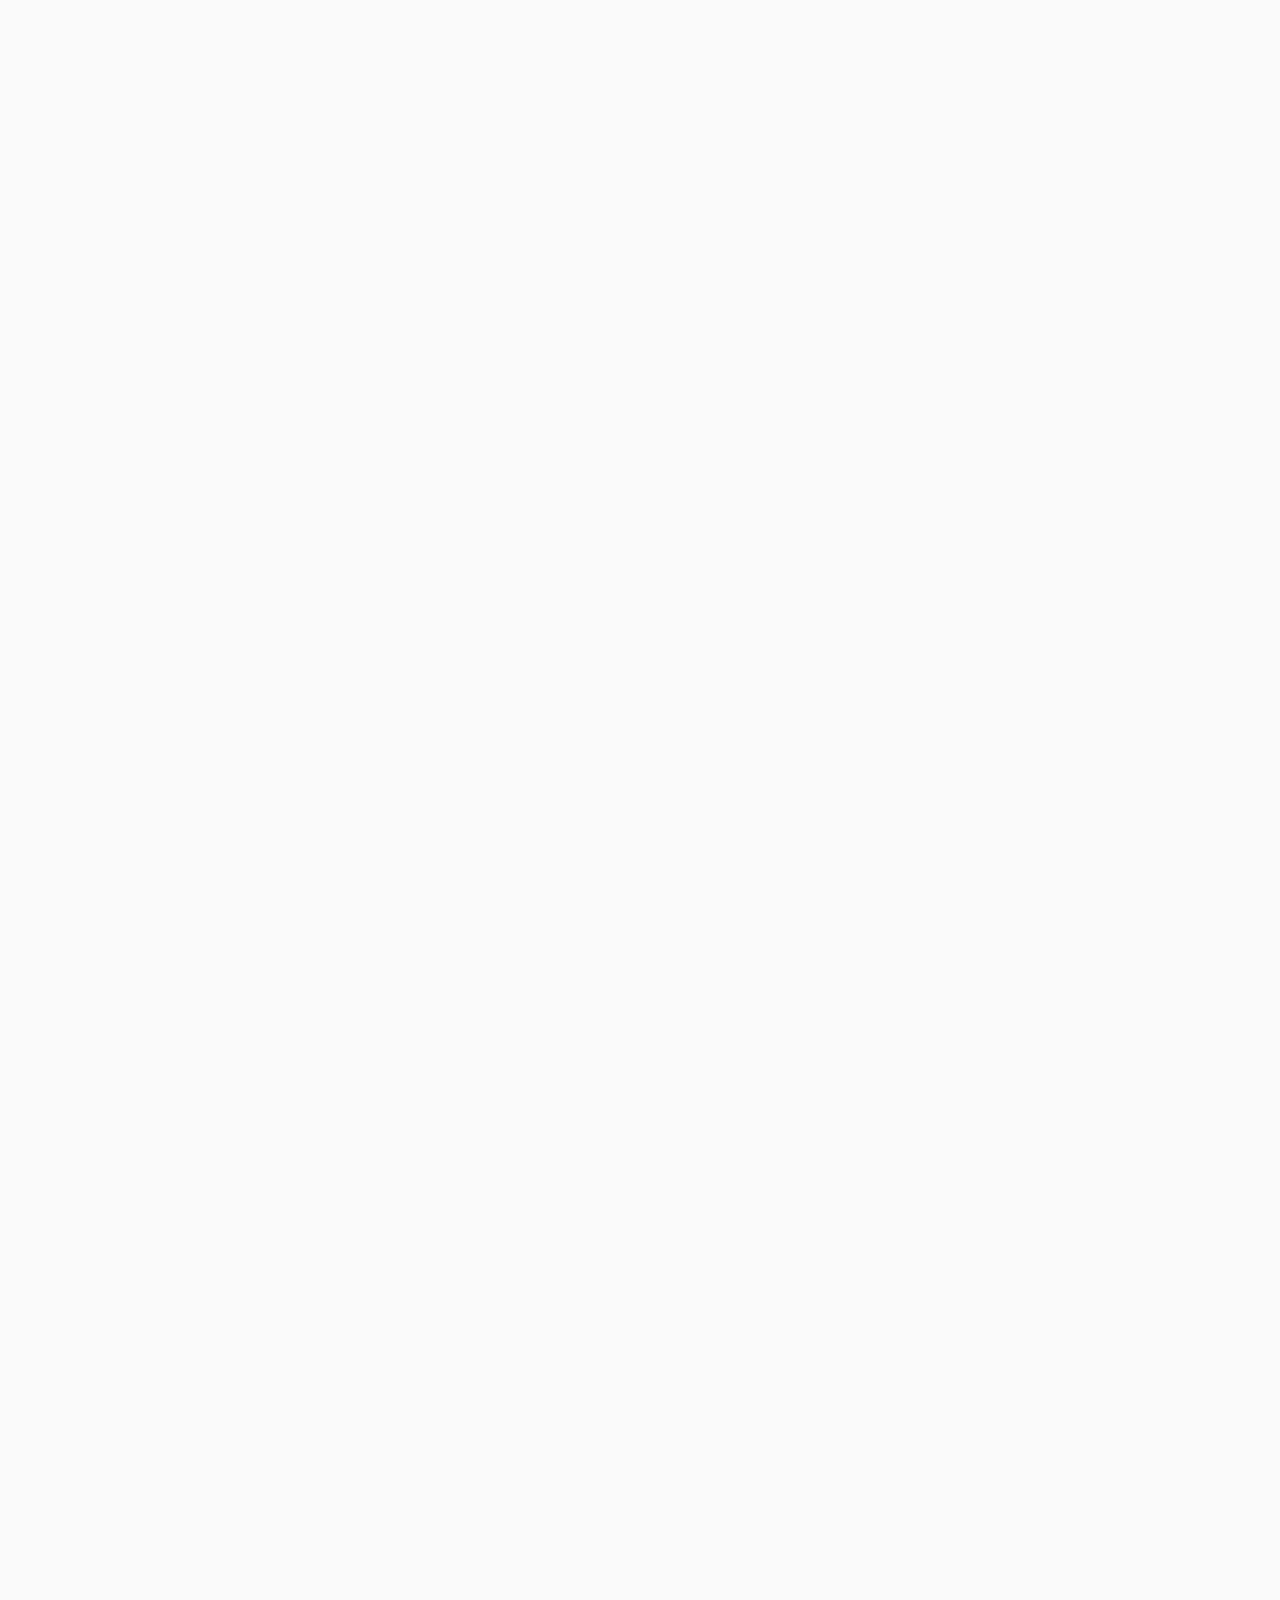
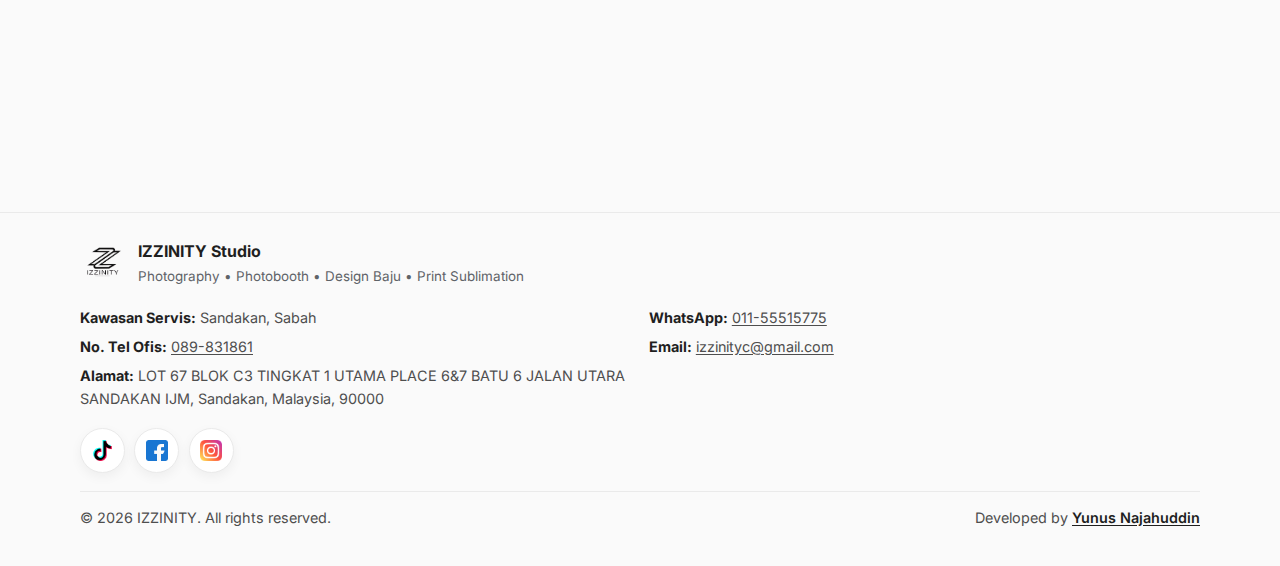
<file: photography.html>
<!doctype html>
<html lang="ms">
  <head>
    <meta charset="UTF-8" />
    <meta name="viewport" content="width=device-width, initial-scale=1.0" />
    <title>Pakej Fotografi IZZINITY | Wedding, Graduation, Portrait, Product</title>
    <meta
      name="description"
      content="Semak pakej fotografi IZZINITY di Sandakan: Wedding, Pre-Weds, Graduation, Food & Product serta portrait pelbagai kategori."
    />
    <meta property="og:title" content="Pakej Fotografi IZZINITY" />
    <meta
      property="og:description"
      content="Harga fotografi bermula dari MYR 30 hingga pakej premium ikut keperluan event anda."
    />
    <meta property="og:type" content="website" />
    <meta property="og:url" content="https://izzinity.pages.dev/photography.html" />
    <link rel="icon" href="/assets/favicon.svg" type="image/svg+xml" />
    <link rel="preconnect" href="https://fonts.googleapis.com" />
    <link rel="preconnect" href="https://fonts.gstatic.com" crossorigin />
    <link
      href="https://fonts.googleapis.com/css2?family=Inter:wght@400;500;600;700;800&display=swap"
      rel="stylesheet"
    />
    <link rel="stylesheet" href="styles.css" />
    <script src="script.js" defer></script>
  </head>
  <body>
    <header class="site-header">
      <nav class="nav-pill" aria-label="Navigasi utama">
        <a class="brand" href="index.html" aria-label="Laman utama IZZINITY"><img src="/assets/623648614_17848796946668795_5261422010756584008_n-removebg-preview.png" alt="IZZINITY logo" /></a>
        <button
          class="nav-toggle"
          type="button"
          aria-label="Buka menu"
          aria-expanded="false"
          data-nav-toggle
        >
          <span class="nav-toggle-line"></span>
        </button>
        <div class="nav-menu" data-nav-menu>
          <ul class="nav-links">
            <li><a href="index.html">Utama</a></li>
            <li><a class="active" href="photography.html">Fotografi</a></li>
            <li><a href="photobooth.html">Photobooth</a></li>
            <li><a href="design-sublimation.html">Design &amp; Sublimation</a></li>
            <li><a href="engineering-services.html">Engineering</a></li>
            <li><a href="portfolio.html">Portfolio</a></li>
            <li><a href="contact.html#lokasi">Lokasi</a></li>
            <li><a href="contact.html#hubungi">Hubungi</a></li>
          </ul>
          <div class="nav-actions">
            <a
              class="btn btn-primary btn-small"
              href="https://api.whatsapp.com/send?phone=601155515775&text=Hi%20IZZINITY,%20saya%20nak%20tanya%20pakej%20dan%20booking"
              target="_blank"
              rel="noopener"
              >WhatsApp</a
            >
          </div>
        </div>
      </nav>
    </header>

    <main>
      <section>
        <div class="container">
          <div class="section-head" data-reveal>
            <span class="kicker">Photography</span>
            <h1>Pakej Fotografi</h1>
            <p class="muted">
              Semua pakej boleh disesuaikan ikut tarikh, lokasi dan jenis event anda.
            </p>
          </div>

          <div class="photography-showcase" data-reveal>
            <div class="photo-carousel" data-carousel aria-label="Galeri fotografi IZZINITY">
              <div class="photo-carousel-track" data-carousel-track>
                <figure class="carousel-slide is-active">
                  <img
                    src="/assets/potography/TikVideo.App_7608168835207679240_1.jpeg"
                    alt="Preview fotografi wedding oleh IZZINITY"
                    loading="lazy"
                  />
                </figure>
                <figure class="carousel-slide">
                  <img
                    src="/assets/potography/TikVideo.App_7606747337066614023_1.jpeg"
                    alt="Preview fotografi studio oleh IZZINITY"
                    loading="lazy"
                  />
                </figure>
                <figure class="carousel-slide">
                  <img
                    src="/assets/potography/TikVideo.App_7592996298068888839_1.jpeg"
                    alt="Preview fotografi portrait oleh IZZINITY"
                    loading="lazy"
                  />
                </figure>
              </div>

              <button
                class="carousel-control prev"
                type="button"
                aria-label="Gambar sebelum"
                data-carousel-prev
              >
                ‹
              </button>
              <button
                class="carousel-control next"
                type="button"
                aria-label="Gambar seterusnya"
                data-carousel-next
              >
                ›
              </button>

              <div class="carousel-dots" aria-label="Pilih slide">
                <button class="carousel-dot is-active" type="button" data-carousel-dot="0">
                  <span class="sr-only">Slide 1</span>
                </button>
                <button class="carousel-dot" type="button" data-carousel-dot="1">
                  <span class="sr-only">Slide 2</span>
                </button>
                <button class="carousel-dot" type="button" data-carousel-dot="2">
                  <span class="sr-only">Slide 3</span>
                </button>
              </div>
            </div>
          </div>

          <div class="raya-section" data-reveal>
            <div class="section-head">
              <span class="kicker">Studio Raya 2026</span>
              <h2>Tema Eksklusif Photoshoot Raya</h2>
              <p class="muted">
                Pilih mood tema yang anda suka. Slot studio terhad dan sesuai untuk keluarga, pasangan
                atau individu.
              </p>
            </div>

            <article class="theme-card">
              <div class="theme-content">
                <div class="theme-meta">
                  <span class="theme-badge">Old Money Classic (Hitam)</span>
                  <span class="theme-badge theme-badge-warm">Sedamai Kampung (Coklat)</span>
                  <h3>Gabungan Tema Studio Raya 2026</h3>
                  <p class="muted">
                    Semua konsep tema Raya dihimpunkan dalam satu showcase untuk memudahkan anda pilih
                    gaya yang paling kena dengan karakter dan keluarga.
                  </p>
                </div>
                <ul class="theme-list">
                  <li>Gabungan mood formal klasik dan suasana kampung yang mesra</li>
                  <li>Sesuai untuk individu, pasangan, keluarga dan group kecil</li>
                  <li>Panduan posing & styling disediakan semasa sesi</li>
                </ul>
              </div>

              <div class="photo-carousel" data-carousel aria-label="Galeri Studio Raya 2026 IZZINITY">
                <div class="photo-carousel-track" data-carousel-track>
                  <figure class="carousel-slide is-active">
                    <img
                      src="/assets/potography/photoraya26/02ed47bb-5fed-492e-8a5a-e39cb0783ebd.jpeg"
                      alt="Studio Raya 2026 konsep gabungan tema gambar 1"
                      loading="lazy"
                    />
                  </figure>
                  <figure class="carousel-slide">
                    <img
                      src="/assets/potography/photoraya26/0ea722b1-1c39-46a6-a531-fac7b020930f.jpeg"
                      alt="Studio Raya 2026 konsep gabungan tema gambar 2"
                      loading="lazy"
                    />
                  </figure>
                  <figure class="carousel-slide">
                    <img
                      src="/assets/potography/photoraya26/4d1e01e6-0d46-4cc2-8d8b-bc58bfee4431.jpeg"
                      alt="Studio Raya 2026 konsep gabungan tema gambar 3"
                      loading="lazy"
                    />
                  </figure>
                  <figure class="carousel-slide">
                    <img
                      src="/assets/potography/photoraya26/4f428097-9ad4-4b6f-a2a8-85dfb93eb508.jpeg"
                      alt="Studio Raya 2026 konsep gabungan tema gambar 4"
                      loading="lazy"
                    />
                  </figure>
                  <figure class="carousel-slide">
                    <img
                      src="/assets/potography/photoraya26/5fc0bfdc-060d-46d1-89e3-eafa9010c109.jpeg"
                      alt="Studio Raya 2026 konsep gabungan tema gambar 5"
                      loading="lazy"
                    />
                  </figure>
                  <figure class="carousel-slide">
                    <img
                      src="/assets/potography/photoraya26/675e79c9-0b87-48cf-af3e-00ea2a114fb5.jpeg"
                      alt="Studio Raya 2026 konsep gabungan tema gambar 6"
                      loading="lazy"
                    />
                  </figure>
                  <figure class="carousel-slide">
                    <img
                      src="/assets/potography/photoraya26/6a8dbc4e-b980-4a46-b2f6-bb17c3155cf2.jpeg"
                      alt="Studio Raya 2026 konsep gabungan tema gambar 7"
                      loading="lazy"
                    />
                  </figure>
                  <figure class="carousel-slide">
                    <img
                      src="/assets/potography/photoraya26/7382c877-7eb5-40a8-a006-487f3e371928.jpeg"
                      alt="Studio Raya 2026 konsep gabungan tema gambar 8"
                      loading="lazy"
                    />
                  </figure>
                  <figure class="carousel-slide">
                    <img
                      src="/assets/potography/photoraya26/79961a1b-9a93-4146-8f98-ab842112c3dc.jpeg"
                      alt="Studio Raya 2026 konsep gabungan tema gambar 9"
                      loading="lazy"
                    />
                  </figure>
                  <figure class="carousel-slide">
                    <img
                      src="/assets/potography/photoraya26/986603a9-dc5e-4664-a638-23fd8c4be0a1.jpeg"
                      alt="Studio Raya 2026 konsep gabungan tema gambar 10"
                      loading="lazy"
                    />
                  </figure>
                  <figure class="carousel-slide">
                    <img
                      src="/assets/potography/photoraya26/c42ce57c-cf21-4d1a-a668-d7ecd2d50771.jpeg"
                      alt="Studio Raya 2026 konsep gabungan tema gambar 11"
                      loading="lazy"
                    />
                  </figure>
                  <figure class="carousel-slide">
                    <img
                      src="/assets/potography/photoraya26/e0c960a2-301d-490d-aaec-af4360852677.jpeg"
                      alt="Studio Raya 2026 konsep gabungan tema gambar 12"
                      loading="lazy"
                    />
                  </figure>
                  <figure class="carousel-slide">
                    <img
                      src="/assets/potography/photoraya26/e80d39ab-0b52-456a-9f28-495582ee40fe.jpeg"
                      alt="Studio Raya 2026 konsep gabungan tema gambar 13"
                      loading="lazy"
                    />
                  </figure>
                  <figure class="carousel-slide">
                    <img
                      src="/assets/potography/photoraya26/f51a6523-8e72-49f4-960e-530c08af7d3a.jpeg"
                      alt="Studio Raya 2026 konsep gabungan tema gambar 14"
                      loading="lazy"
                    />
                  </figure>
                  <figure class="carousel-slide">
                    <img
                      src="/assets/potography/photoraya26/f9c2b869-d10b-4e57-a20c-39608073e3b6.jpeg"
                      alt="Studio Raya 2026 konsep gabungan tema gambar 15"
                      loading="lazy"
                    />
                  </figure>
                </div>

                <button
                  class="carousel-control prev"
                  type="button"
                  aria-label="Gambar Studio Raya sebelum"
                  data-carousel-prev
                >
                  ‹
                </button>
                <button
                  class="carousel-control next"
                  type="button"
                  aria-label="Gambar Studio Raya seterusnya"
                  data-carousel-next
                >
                  ›
                </button>

                <div class="carousel-dots" aria-label="Pilih slide Studio Raya 2026">
                  <button class="carousel-dot is-active" type="button" data-carousel-dot="0">
                    <span class="sr-only">Studio Raya slide 1</span>
                  </button>
                  <button class="carousel-dot" type="button" data-carousel-dot="1">
                    <span class="sr-only">Studio Raya slide 2</span>
                  </button>
                  <button class="carousel-dot" type="button" data-carousel-dot="2">
                    <span class="sr-only">Studio Raya slide 3</span>
                  </button>
                  <button class="carousel-dot" type="button" data-carousel-dot="3">
                    <span class="sr-only">Studio Raya slide 4</span>
                  </button>
                  <button class="carousel-dot" type="button" data-carousel-dot="4">
                    <span class="sr-only">Studio Raya slide 5</span>
                  </button>
                  <button class="carousel-dot" type="button" data-carousel-dot="5">
                    <span class="sr-only">Studio Raya slide 6</span>
                  </button>
                  <button class="carousel-dot" type="button" data-carousel-dot="6">
                    <span class="sr-only">Studio Raya slide 7</span>
                  </button>
                  <button class="carousel-dot" type="button" data-carousel-dot="7">
                    <span class="sr-only">Studio Raya slide 8</span>
                  </button>
                  <button class="carousel-dot" type="button" data-carousel-dot="8">
                    <span class="sr-only">Studio Raya slide 9</span>
                  </button>
                  <button class="carousel-dot" type="button" data-carousel-dot="9">
                    <span class="sr-only">Studio Raya slide 10</span>
                  </button>
                  <button class="carousel-dot" type="button" data-carousel-dot="10">
                    <span class="sr-only">Studio Raya slide 11</span>
                  </button>
                  <button class="carousel-dot" type="button" data-carousel-dot="11">
                    <span class="sr-only">Studio Raya slide 12</span>
                  </button>
                  <button class="carousel-dot" type="button" data-carousel-dot="12">
                    <span class="sr-only">Studio Raya slide 13</span>
                  </button>
                  <button class="carousel-dot" type="button" data-carousel-dot="13">
                    <span class="sr-only">Studio Raya slide 14</span>
                  </button>
                  <button class="carousel-dot" type="button" data-carousel-dot="14">
                    <span class="sr-only">Studio Raya slide 15</span>
                  </button>
                </div>
              </div>

              <div class="card-actions">
                <a
                  class="btn btn-primary"
                  href="https://api.whatsapp.com/send?phone=601155515775&text=Hi%20IZZINITY,%20saya%20nak%20tanya%20slot%20Studio%20Raya%202026."
                  target="_blank"
                  rel="noopener"
                  >Tanya Slot Studio Raya</a
                >
              </div>
            </article>
          </div>

          <div class="price-grid" data-reveal>
            <article class="price-card">
              <h3>Wedding (Actual Day)</h3>
              <p class="price">MYR 800 – 4999</p>
              <ul>
                <li>4–8 jam sesi</li>
            <li>200–400 gambar edit softcopy</li>
            <li>album + framed photo</li>
            <li>video montage</li>
              </ul>
              <div class="card-actions">
                <a
                  class="btn btn-primary"
                  href="https://api.whatsapp.com/send?phone=601155515775&text=Hi%20IZZINITY,%20saya%20nak%20tanya%20slot%20Wedding%20%28Actual%20Day%29."
                  target="_blank"
                  rel="noopener"
                  >Tanya Slot</a
                >
                <a
                  class="btn btn-ghost"
                  href="https://api.whatsapp.com/send?phone=601155515775&text=Hi%20IZZINITY,%20saya%20nak%20detail%20pakej%20Wedding%20%28Actual%20Day%29."
                  target="_blank"
                  rel="noopener"
                  >Nak Detail Pakej</a
                >
              </div>
            </article>

            <article class="price-card">
              <h3>Wedding (Pre-Weds)</h3>
              <p class="price">MYR 600 – 3999</p>
              <ul>
                <li>2–5 jam sesi</li>
            <li>30–50 gambar edit softcopy</li>
            <li>framed photo</li>
            <li>studio + 2 lokasi outdoor</li>
              </ul>
              <div class="card-actions">
                <a
                  class="btn btn-primary"
                  href="https://api.whatsapp.com/send?phone=601155515775&text=Hi%20IZZINITY,%20saya%20nak%20tanya%20slot%20Wedding%20%28Pre-Weds%29."
                  target="_blank"
                  rel="noopener"
                  >Tanya Slot</a
                >
                <a
                  class="btn btn-ghost"
                  href="https://api.whatsapp.com/send?phone=601155515775&text=Hi%20IZZINITY,%20saya%20nak%20detail%20pakej%20Wedding%20%28Pre-Weds%29."
                  target="_blank"
                  rel="noopener"
                  >Nak Detail Pakej</a
                >
              </div>
            </article>

            <article class="price-card">
              <h3>Graduation (Actual Day)</h3>
              <p class="price">MYR 30 – 500 / pax</p>
              <ul>
                <li>up to 8 jam sesi</li>
            <li>printed photo</li>
            <li>customize photo layout</li>
            <li>attire tidak termasuk</li>
              </ul>
              <div class="card-actions">
                <a
                  class="btn btn-primary"
                  href="https://api.whatsapp.com/send?phone=601155515775&text=Hi%20IZZINITY,%20saya%20nak%20tanya%20slot%20Graduation%20%28Actual%20Day%29."
                  target="_blank"
                  rel="noopener"
                  >Tanya Slot</a
                >
                <a
                  class="btn btn-ghost"
                  href="https://api.whatsapp.com/send?phone=601155515775&text=Hi%20IZZINITY,%20saya%20nak%20detail%20pakej%20Graduation%20%28Actual%20Day%29."
                  target="_blank"
                  rel="noopener"
                  >Nak Detail Pakej</a
                >
              </div>
            </article>

            <article class="price-card">
              <h3>Food &amp; Product (Studio Shoot)</h3>
              <p class="price">MYR 1200 – 3000</p>
              <ul>
                <li>wholeday (working hour)</li>
            <li>up to 15 menu (single, plain background, minimal styling)</li>
            <li>2 variasi gambar setiap menu</li>
            <li>video</li>
              </ul>
              <div class="card-actions">
                <a
                  class="btn btn-primary"
                  href="https://api.whatsapp.com/send?phone=601155515775&text=Hi%20IZZINITY,%20saya%20nak%20tanya%20slot%20Food%20%26%20Product%20%28Studio%20Shoot%29."
                  target="_blank"
                  rel="noopener"
                  >Tanya Slot</a
                >
                <a
                  class="btn btn-ghost"
                  href="https://api.whatsapp.com/send?phone=601155515775&text=Hi%20IZZINITY,%20saya%20nak%20detail%20pakej%20Food%20%26%20Product%20%28Studio%20Shoot%29."
                  target="_blank"
                  rel="noopener"
                  >Nak Detail Pakej</a
                >
              </div>
            </article>
          </div>
        </div>
      </section>

      <section>
        <div class="container">
          <div class="section-head" data-reveal>
            <span class="kicker">Portrait</span>
            <h2>Pakej Portrait</h2>
          </div>

          <div class="portrait-grid" data-reveal>
            <article class="price-card">
              <h3>Portrait (Individual)</h3>
              <p class="price">MYR 199 – 499</p>
              <div class="card-actions">
                <a
                  class="btn btn-primary"
                  href="https://api.whatsapp.com/send?phone=601155515775&text=Hi%20IZZINITY,%20saya%20nak%20tanya%20slot%20Portrait%20%28Individual%29."
                  target="_blank"
                  rel="noopener"
                  >Tanya Slot</a
                >
                <a
                  class="btn btn-ghost"
                  href="https://api.whatsapp.com/send?phone=601155515775&text=Hi%20IZZINITY,%20saya%20nak%20detail%20pakej%20Portrait%20%28Individual%29."
                  target="_blank"
                  rel="noopener"
                  >Nak Detail Pakej</a
                >
              </div>
            </article>

            <article class="price-card">
              <h3>Portrait (Family / Group)</h3>
              <p class="price">MYR 299 – 799</p>
              <div class="card-actions">
                <a
                  class="btn btn-primary"
                  href="https://api.whatsapp.com/send?phone=601155515775&text=Hi%20IZZINITY,%20saya%20nak%20tanya%20slot%20Portrait%20%28Family%20%2F%20Group%29."
                  target="_blank"
                  rel="noopener"
                  >Tanya Slot</a
                >
                <a
                  class="btn btn-ghost"
                  href="https://api.whatsapp.com/send?phone=601155515775&text=Hi%20IZZINITY,%20saya%20nak%20detail%20pakej%20Portrait%20%28Family%20%2F%20Group%29."
                  target="_blank"
                  rel="noopener"
                  >Nak Detail Pakej</a
                >
              </div>
            </article>

            <article class="price-card">
              <h3>Portrait (Graduation)</h3>
              <p class="price">MYR 299 – 499</p>
              <ul>
                <li>30 min sesi</li>
            <li>up to 8 person</li>
              </ul>
              <div class="card-actions">
                <a
                  class="btn btn-primary"
                  href="https://api.whatsapp.com/send?phone=601155515775&text=Hi%20IZZINITY,%20saya%20nak%20tanya%20slot%20Portrait%20%28Graduation%29."
                  target="_blank"
                  rel="noopener"
                  >Tanya Slot</a
                >
                <a
                  class="btn btn-ghost"
                  href="https://api.whatsapp.com/send?phone=601155515775&text=Hi%20IZZINITY,%20saya%20nak%20detail%20pakej%20Portrait%20%28Graduation%29."
                  target="_blank"
                  rel="noopener"
                  >Nak Detail Pakej</a
                >
              </div>
            </article>

            <article class="price-card">
              <h3>Portrait (Corporate)</h3>
              <p class="price">MYR 99 – 299</p>
              <ul>
                <li>30 min</li>
              </ul>
              <div class="card-actions">
                <a
                  class="btn btn-primary"
                  href="https://api.whatsapp.com/send?phone=601155515775&text=Hi%20IZZINITY,%20saya%20nak%20tanya%20slot%20Portrait%20%28Corporate%29."
                  target="_blank"
                  rel="noopener"
                  >Tanya Slot</a
                >
                <a
                  class="btn btn-ghost"
                  href="https://api.whatsapp.com/send?phone=601155515775&text=Hi%20IZZINITY,%20saya%20nak%20detail%20pakej%20Portrait%20%28Corporate%29."
                  target="_blank"
                  rel="noopener"
                  >Nak Detail Pakej</a
                >
              </div>
            </article>

            <article class="price-card">
              <h3>Portrait (Wedding)</h3>
              <p class="price">MYR 599 – 1099</p>
              <ul>
                <li>2 hours</li>
              </ul>
              <div class="card-actions">
                <a
                  class="btn btn-primary"
                  href="https://api.whatsapp.com/send?phone=601155515775&text=Hi%20IZZINITY,%20saya%20nak%20tanya%20slot%20Portrait%20%28Wedding%29."
                  target="_blank"
                  rel="noopener"
                  >Tanya Slot</a
                >
                <a
                  class="btn btn-ghost"
                  href="https://api.whatsapp.com/send?phone=601155515775&text=Hi%20IZZINITY,%20saya%20nak%20detail%20pakej%20Portrait%20%28Wedding%29."
                  target="_blank"
                  rel="noopener"
                  >Nak Detail Pakej</a
                >
              </div>
            </article>

            <article class="price-card">
              <h3>Portrait (Self Photoshoot)</h3>
              <p class="price">MYR 39 – 199</p>
              <ul>
                <li>min 30 min</li>
            <li>multiple backdrop</li>
              </ul>
              <div class="card-actions">
                <a
                  class="btn btn-primary"
                  href="https://api.whatsapp.com/send?phone=601155515775&text=Hi%20IZZINITY,%20saya%20nak%20tanya%20slot%20Portrait%20%28Self%20Photoshoot%29."
                  target="_blank"
                  rel="noopener"
                  >Tanya Slot</a
                >
                <a
                  class="btn btn-ghost"
                  href="https://api.whatsapp.com/send?phone=601155515775&text=Hi%20IZZINITY,%20saya%20nak%20detail%20pakej%20Portrait%20%28Self%20Photoshoot%29."
                  target="_blank"
                  rel="noopener"
                  >Nak Detail Pakej</a
                >
              </div>
            </article>
          </div>
        </div>
      </section>

      <section>
        <div class="container" data-reveal>
          <div class="cta-banner">
            <div>
              <h2>Perlu cadangan pakej ikut bajet?</h2>
              <p>Hantar tarikh event anda dan team kami akan bantu pilih pakej sesuai.</p>
            </div>
            <div class="cta-actions">
              <a
                class="btn btn-ghost"
                href="https://api.whatsapp.com/send?phone=601155515775&text=Hi%20IZZINITY,%20saya%20nak%20tanya%20pakej%20dan%20booking"
                target="_blank"
                rel="noopener"
                >WhatsApp Sekarang</a
              >
            </div>
          </div>
        </div>
      </section>
    </main>

    <footer>
      <div class="container footer-main">
        <div class="footer-brand">
          <img
            src="/assets/623648614_17848796946668795_5261422010756584008_n-removebg-preview.png"
            alt="IZZINITY logo"
            loading="lazy"
          />
          <div>
            <strong>IZZINITY Studio</strong>
            <p class="muted">Photography • Photobooth • Design Baju • Print Sublimation</p>
          </div>
        </div>

        <ul class="footer-details">
          <li><strong>Kawasan Servis:</strong> Sandakan, Sabah</li>
            <li>
            <strong>WhatsApp:</strong>
            <a
              href="https://api.whatsapp.com/send?phone=601155515775&text=Hi%20IZZINITY,%20saya%20nak%20tanya%20pakej%20dan%20booking"
              target="_blank"
              rel="noopener"
              >011-55515775</a
            >
          </li>
          <li><strong>No. Tel Ofis:</strong> <a href="tel:+6089831861">089-831861</a></li>
            <li><strong>Email:</strong> <a href="mailto:izzinityc@gmail.com">izzinityc@gmail.com</a></li>
            <li>
            <strong>Alamat:</strong> LOT 67 BLOK C3 TINGKAT 1 UTAMA PLACE 6&amp;7 BATU 6 JALAN UTARA
            SANDAKAN IJM, Sandakan, Malaysia, 90000
          </li>
        </ul>

        <div class="footer-links footer-icons" aria-label="Pautan sosial">
          <a href="https://www.tiktok.com/@izzinity91?_r=1&_t=ZS-943fCIIZWDa" target="_blank" rel="noopener" aria-label="TikTok IZZINITY"><img src="/assets/social/tiktok.png" alt="" loading="lazy" /><span class="sr-only">TikTok</span></a>
          <a href="https://www.facebook.com/share/18QwRQexXe/?mibextid=wwXIfr" target="_blank" rel="noopener" aria-label="Facebook IZZINITY"><img src="/assets/social/facebook.png" alt="" loading="lazy" /><span class="sr-only">Facebook</span></a>
          <a href="https://www.instagram.com/izzinitystudio/" target="_blank" rel="noopener" aria-label="Instagram IZZINITY"><img src="/assets/social/instagram.png" alt="" loading="lazy" /><span class="sr-only">Instagram</span></a>
        </div>

        <div class="footer-bottom">
          <span>© 2026 IZZINITY. All rights reserved.</span>
          <span
            >Developed by
            <a href="https://www.instagram.com/" target="_blank" rel="noopener">Yunus Najahuddin</a></span
          >
        </div>
      </div>
    </footer>

    <button class="back-to-top" type="button" aria-label="Kembali ke atas" data-back-to-top>
      ↑
    </button>
  </body>
</html>
</file>
<file: styles.css>
:root {
  --bg: #fafafa;
  --text: #111111;
  --accent: #9ca3af;
  --card: #ffffff;
  --border: #eaeaea;
  --muted: #5f6368;
  --shadow-soft: 0 10px 30px rgba(17, 17, 17, 0.04);
  --shadow-strong: 0 14px 36px rgba(17, 17, 17, 0.09);
  --radius-lg: 1.25rem;
  --radius-md: 1rem;
  --radius-sm: 0.75rem;
}

* {
  box-sizing: border-box;
}

html {
  scroll-behavior: smooth;
}

body {
  margin: 0;
  font-family: "Inter", sans-serif;
  color: var(--text);
  background:
    radial-gradient(circle at 10% 0%, rgba(156, 163, 175, 0.16), transparent 38%),
    radial-gradient(circle at 90% 15%, rgba(17, 17, 17, 0.04), transparent 30%),
    var(--bg);
  line-height: 1.6;
}

a {
  color: inherit;
  text-decoration: none;
}

img {
  display: block;
  max-width: 100%;
}

:focus-visible {
  outline: 2px solid var(--accent);
  outline-offset: 2px;
}

.container {
  width: min(1120px, calc(100% - 2rem));
  margin-inline: auto;
}

main {
  padding-top: 6.8rem;
  padding-bottom: 3rem;
}

body.home-page main {
  padding-top: 0;
}

body.home-page .hero {
  padding-top: 0;
  margin-top: 0;
}

section {
  padding-block: 3.2rem;
}

h1,
h2,
h3 {
  line-height: 1.2;
  margin-top: 0;
}

p {
  margin: 0;
}

.site-header {
  position: fixed;
  top: 0.85rem;
  left: 50%;
  transform: translateX(-50%);
  z-index: 1000;
  width: min(1120px, calc(100% - 1rem));
}

.nav-pill {
  position: relative;
  display: flex;
  align-items: center;
  justify-content: space-between;
  gap: 0.8rem;
  padding: 0.6rem 0.9rem;
  border-radius: 9999px;
  border: 1px solid rgba(17, 17, 17, 0.09);
  background: rgba(250, 250, 250, 0.82);
  box-shadow: var(--shadow-soft);
  backdrop-filter: blur(10px);
  transition: padding 0.25s ease, box-shadow 0.25s ease, border-color 0.25s ease;
}

.nav-pill.scrolled {
  padding: 0.45rem 0.78rem;
  box-shadow: var(--shadow-strong);
  border-color: rgba(17, 17, 17, 0.12);
}

.brand {
  display: inline-flex;
  align-items: center;
  justify-content: center;
  flex: 0 0 auto;
  min-width: 2.9rem;
  height: 2.1rem;
  overflow: hidden;
  border-radius: 999px;
}

.brand img {
  display: block;
  height: 2.1rem;
  width: auto;
  object-fit: contain;
  transform: scale(1.42);
  transform-origin: center;
  filter: drop-shadow(0 1px 2px rgba(17, 17, 17, 0.15));
}

.nav-pill.scrolled .brand img {
  height: 1.9rem;
  transform: scale(1.42);
}

.nav-pill.scrolled .brand {
  height: 1.9rem;
}

.nav-toggle {
  display: grid;
  place-items: center;
  border: 1px solid var(--border);
  border-radius: 999px;
  background: var(--card);
  width: 2.4rem;
  height: 2.4rem;
  color: var(--text);
}

.nav-toggle-line {
  width: 1rem;
  height: 2px;
  background: var(--text);
  position: relative;
}

.nav-toggle-line::before,
.nav-toggle-line::after {
  content: "";
  width: 1rem;
  height: 2px;
  position: absolute;
  left: 0;
  background: var(--text);
}

.nav-toggle-line::before {
  top: -0.34rem;
}

.nav-toggle-line::after {
  top: 0.34rem;
}

.nav-menu {
  position: absolute;
  top: calc(100% + 0.45rem);
  left: 0;
  right: 0;
  border: 1px solid var(--border);
  border-radius: var(--radius-md);
  background: rgba(255, 255, 255, 0.98);
  box-shadow: var(--shadow-soft);
  overflow: hidden;
  max-height: 0;
  opacity: 0;
  transform: translateY(-0.35rem);
  pointer-events: none;
  transition: max-height 0.28s ease, opacity 0.22s ease, transform 0.22s ease;
}

.nav-menu.open {
  max-height: 75vh;
  opacity: 1;
  transform: translateY(0);
  pointer-events: auto;
}

.nav-links {
  list-style: none;
  margin: 0;
  padding: 0.65rem;
  display: flex;
  flex-direction: column;
  gap: 0.2rem;
}

.nav-links a {
  display: block;
  padding: 0.5rem 0.72rem;
  border-radius: 999px;
  color: #333333;
  font-size: 0.95rem;
  transition: background-color 0.2s ease, color 0.2s ease;
}

.nav-links a:hover,
.nav-links a.active {
  background: #111111;
  color: #ffffff;
}

.nav-actions {
  padding: 0 0.65rem 0.7rem;
}

.btn {
  display: inline-flex;
  align-items: center;
  justify-content: center;
  gap: 0.4rem;
  padding: 0.72rem 1.1rem;
  border-radius: 999px;
  border: 1px solid transparent;
  font-weight: 600;
  font-size: 0.95rem;
  cursor: pointer;
  transition: transform 0.2s ease, background-color 0.2s ease, border-color 0.2s ease, color 0.2s ease;
}

.btn:hover {
  transform: translateY(-1px);
}

.btn-primary {
  background: #111111;
  color: #ffffff;
}

.btn-primary:hover {
  background: #222222;
}

.btn-ghost {
  border-color: var(--border);
  background: #ffffff;
  color: #111111;
}

.btn-ghost:hover {
  border-color: #cfd3da;
}

.btn-chip {
  border-color: var(--border);
  background: #ffffff;
  color: #111111;
  padding: 0.62rem 0.95rem;
  font-size: 0.9rem;
}

.btn-small {
  width: 100%;
}

.section-head {
  max-width: 720px;
  display: grid;
  gap: 0.7rem;
  margin-bottom: 1.5rem;
}

.kicker {
  text-transform: uppercase;
  letter-spacing: 0.13em;
  font-size: 0.72rem;
  color: var(--muted);
}

.muted {
  color: var(--muted);
}

.hero {
  padding-top: 0;
  padding-bottom: 1.6rem;
}

.hero-media-wrap {
  position: relative;
  min-height: clamp(540px, 84vh, 840px);
  overflow: clip;
  background: #111111;
  display: grid;
  align-items: center;
}

.hero-video {
  position: absolute;
  inset: 0;
  width: 100%;
  height: 100%;
  object-fit: cover;
  pointer-events: none;
}

.hero-video-mobile {
  display: block;
}

.hero-video-desktop {
  display: none;
}

.hero-overlay {
  position: absolute;
  inset: 0;
  background:
    linear-gradient(165deg, rgba(17, 17, 17, 0.5), rgba(17, 17, 17, 0.22)),
    linear-gradient(0deg, rgba(17, 17, 17, 0.78), rgba(17, 17, 17, 0.35) 52%, rgba(17, 17, 17, 0.64));
}

.hero-content {
  position: relative;
  z-index: 1;
  max-width: 780px;
  padding-top: clamp(6rem, 14vh, 8.2rem);
  padding-bottom: clamp(3rem, 10vh, 6.2rem);
  display: grid;
  gap: 1.25rem;
}

.hero h1 {
  font-size: clamp(1.9rem, 5vw, 3.2rem);
  margin-bottom: 0.35rem;
  color: #ffffff;
}

.hero p {
  color: rgba(255, 255, 255, 0.9);
  font-size: clamp(1rem, 2.6vw, 1.15rem);
}

.hero .kicker {
  color: rgba(255, 255, 255, 0.85);
}

.hero .btn-primary {
  background: #ffffff;
  color: #111111;
  border: 1px solid rgba(255, 255, 255, 0.9);
}

.hero .btn-primary:hover {
  background: #f1f1f1;
}

.hero .btn-ghost,
.hero .btn-chip {
  background: rgba(255, 255, 255, 0.08);
  color: #ffffff;
  border-color: rgba(255, 255, 255, 0.52);
  backdrop-filter: blur(6px);
}

.hero .btn-ghost:hover,
.hero .btn-chip:hover {
  background: rgba(255, 255, 255, 0.2);
  border-color: rgba(255, 255, 255, 0.8);
}

.hero-actions,
.cta-actions,
.social-bar,
.quick-actions,
.trust-chips {
  display: flex;
  flex-wrap: wrap;
  gap: 0.7rem;
}

.quick-actions {
  margin-top: 0.45rem;
}

.quick-actions .btn {
  flex: 1 1 calc(50% - 0.35rem);
  min-width: 130px;
}

.trust-chip {
  border: 1px solid var(--border);
  background: #ffffff;
  border-radius: 999px;
  padding: 0.45rem 0.75rem;
  font-size: 0.82rem;
  color: #3a3a3a;
}

.hero .trust-chip {
  border-color: rgba(255, 255, 255, 0.42);
  background: rgba(255, 255, 255, 0.1);
  color: #ffffff;
  backdrop-filter: blur(4px);
}

.grid-4,
.grid-3,
.price-grid,
.portrait-grid,
.contact-grid {
  display: grid;
  gap: 1rem;
}

.grid-4 {
  grid-template-columns: 1fr;
}

.grid-3 {
  grid-template-columns: 1fr;
}

.price-grid,
.portrait-grid,
.contact-grid {
  grid-template-columns: 1fr;
}

.card,
.price-card,
.service-card,
.contact-card {
  background: var(--card);
  border: 1px solid var(--border);
  border-radius: var(--radius-lg);
  box-shadow: var(--shadow-soft);
  padding: 1.2rem;
}

.price-card h3,
.service-card h3,
.card h3,
.contact-card h3 {
  margin-bottom: 0.3rem;
}

.service-card {
  overflow: hidden;
  padding: 0;
  display: flex;
  flex-direction: column;
}

.service-media {
  width: 100%;
  aspect-ratio: 4 / 3;
  object-fit: cover;
  background: linear-gradient(135deg, #eceff3, #d6dbe3);
}

.service-body {
  padding: 1.05rem 1.1rem 1.2rem;
  display: flex;
  flex-direction: column;
  gap: 0.32rem;
  flex: 1;
}

.service-body .card-actions {
  margin-top: auto;
  padding-top: 0.8rem;
}

.photography-showcase,
.creative-showcase {
  margin: 0 0 1.4rem;
}

.creative-showcase .photo-carousel {
  border-color: #dde0e5;
  box-shadow: 0 12px 30px rgba(17, 17, 17, 0.06);
}

.photo-carousel {
  position: relative;
  border: 1px solid var(--border);
  border-radius: calc(var(--radius-lg) + 0.1rem);
  overflow: hidden;
  background: #ffffff;
  box-shadow: var(--shadow-soft);
}

.photo-carousel-track {
  display: flex;
  transition: transform 0.45s ease;
}

.carousel-slide {
  min-width: 100%;
  margin: 0;
}

.carousel-slide img {
  width: 100%;
  height: clamp(250px, 40vw, 470px);
  object-fit: cover;
  display: block;
}

.carousel-control {
  position: absolute;
  top: 50%;
  transform: translateY(-50%);
  width: 2.4rem;
  height: 2.4rem;
  border: 1px solid rgba(255, 255, 255, 0.58);
  border-radius: 999px;
  background: rgba(17, 17, 17, 0.5);
  color: #ffffff;
  font-size: 1.55rem;
  line-height: 1;
  display: inline-flex;
  align-items: center;
  justify-content: center;
  cursor: pointer;
}

.carousel-control.prev {
  left: 0.7rem;
}

.carousel-control.next {
  right: 0.7rem;
}

.carousel-dots {
  position: absolute;
  left: 50%;
  bottom: 0.7rem;
  transform: translateX(-50%);
  display: flex;
  gap: 0.45rem;
  padding: 0.35rem 0.55rem;
  border-radius: 999px;
  background: rgba(17, 17, 17, 0.42);
}

.carousel-dot {
  width: 0.52rem;
  height: 0.52rem;
  border-radius: 999px;
  border: 0;
  background: rgba(255, 255, 255, 0.45);
  cursor: pointer;
}

.carousel-dot.is-active {
  background: #ffffff;
}

.price {
  font-weight: 700;
  margin: 0.45rem 0 0.8rem;
  font-size: 1.06rem;
}

.price-card ul,
.feature-list,
.simple-list,
.contact-list {
  margin: 0;
  padding-left: 1rem;
  display: grid;
  gap: 0.36rem;
  color: #2d2d2d;
}

.card-actions {
  margin-top: 1rem;
  display: flex;
  flex-wrap: wrap;
  gap: 0.6rem;
}

.social-bar a {
  border: 1px solid var(--border);
  border-radius: 999px;
  padding: 0.56rem 0.86rem;
  background: #ffffff;
  font-weight: 500;
  transition: border-color 0.2s ease, transform 0.2s ease;
}

.social-bar a:hover {
  transform: translateY(-1px);
  border-color: #c9ced6;
}

.social-icons a {
  display: inline-flex;
  position: relative;
  width: 3.35rem;
  height: 3.35rem;
  padding: 0;
  border-radius: 999px;
  overflow: hidden;
  justify-content: center;
  align-items: center;
  background: rgba(255, 255, 255, 0.95);
  border-color: #d6d9df;
  box-shadow: 0 6px 16px rgba(17, 17, 17, 0.06);
}

.social-icons a img {
  width: 1.55rem;
  height: 1.55rem;
  object-fit: contain;
  display: block;
}

.social-icons a:hover {
  transform: translateY(-2px);
  border-color: #b8bec8;
}

.sr-only {
  position: absolute;
  width: 1px;
  height: 1px;
  padding: 0;
  margin: -1px;
  overflow: hidden;
  clip: rect(0, 0, 0, 0);
  white-space: nowrap;
  border: 0;
}

.cta-banner {
  border: 1px solid var(--border);
  border-radius: var(--radius-lg);
  background: linear-gradient(135deg, #111111, #3f464f);
  color: #ffffff;
  box-shadow: var(--shadow-soft);
  padding: clamp(1.2rem, 4vw, 2rem);
  display: grid;
  gap: 1rem;
}

.cta-banner p {
  color: rgba(255, 255, 255, 0.9);
}

.cta-banner .btn-ghost {
  background: rgba(255, 255, 255, 0.96);
}

.form-wrap {
  background: var(--card);
  border: 1px solid var(--border);
  border-radius: var(--radius-lg);
  box-shadow: var(--shadow-soft);
  padding: 1.2rem;
}

.form-grid {
  display: grid;
  gap: 0.8rem;
}

label {
  font-weight: 600;
  font-size: 0.9rem;
}

input,
select,
textarea {
  width: 100%;
  border: 1px solid #d8dbe0;
  border-radius: 0.7rem;
  background: #ffffff;
  padding: 0.7rem 0.8rem;
  color: #111111;
  font: inherit;
}

input:focus,
select:focus,
textarea:focus {
  border-color: var(--accent);
  outline: none;
  box-shadow: 0 0 0 3px rgba(156, 163, 175, 0.2);
}

.form-note {
  font-size: 0.86rem;
  color: var(--muted);
}

.filter-tabs {
  display: flex;
  flex-wrap: wrap;
  gap: 0.55rem;
  margin-bottom: 1.2rem;
}

.filter-btn {
  border: 1px solid var(--border);
  border-radius: 999px;
  background: #ffffff;
  padding: 0.48rem 0.86rem;
  font-weight: 600;
  cursor: pointer;
  transition: background-color 0.2s ease, color 0.2s ease;
}

.filter-btn.is-active,
.filter-btn:hover {
  background: #111111;
  color: #ffffff;
}

.portfolio-grid {
  display: grid;
  grid-template-columns: repeat(2, minmax(0, 1fr));
  gap: 0.85rem;
}

.portfolio-item {
  border-radius: var(--radius-md);
  overflow: hidden;
  border: 1px solid var(--border);
  background: #ffffff;
  box-shadow: var(--shadow-soft);
  transition: opacity 0.2s ease, transform 0.2s ease;
}

.portfolio-item.is-hidden {
  display: none;
}

.portfolio-item img {
  aspect-ratio: 4 / 5;
  object-fit: cover;
  width: 100%;
  background: linear-gradient(135deg, #eceff3, #d6dbe3);
}

.portfolio-item figcaption {
  padding: 0.5rem 0.65rem 0.75rem;
  font-size: 0.86rem;
  color: #2f2f2f;
}

.map-wrap {
  border-radius: var(--radius-lg);
  overflow: hidden;
  border: 1px solid var(--border);
  box-shadow: var(--shadow-soft);
  background: #ffffff;
}

.map-wrap iframe {
  width: 100%;
  min-height: 320px;
  border: 0;
}

footer {
  border-top: 1px solid var(--border);
  padding: 1.6rem 0 2.3rem;
  font-size: 0.9rem;
  color: #4e4e4e;
}

.footer-main {
  display: grid;
  gap: 1rem;
}

.footer-brand {
  display: flex;
  align-items: center;
  gap: 0.65rem;
}

.footer-brand img {
  width: 3rem;
  height: 3rem;
  object-fit: contain;
}

.footer-brand strong {
  display: block;
  color: #1f1f1f;
  font-size: 1rem;
}

.footer-brand .muted {
  margin-top: 0.12rem;
  font-size: 0.84rem;
}

.footer-details {
  list-style: none;
  margin: 0;
  padding: 0;
  display: grid;
  gap: 0.35rem;
}

.footer-details strong {
  color: #1f1f1f;
}

.footer-details a {
  text-decoration: underline;
  text-underline-offset: 0.12rem;
}

.footer-links {
  display: flex;
  flex-wrap: wrap;
  gap: 0.6rem;
}

.footer-links a {
  border: 1px solid var(--border);
  border-radius: 999px;
  padding: 0.32rem 0.72rem;
  background: #ffffff;
  font-size: 0.83rem;
}

.footer-icons a {
  display: inline-flex;
  align-items: center;
  justify-content: center;
  width: 2.8rem;
  height: 2.8rem;
  padding: 0;
  overflow: hidden;
  box-shadow: 0 4px 12px rgba(17, 17, 17, 0.05);
}

.footer-icons a img {
  width: 1.35rem;
  height: 1.35rem;
  object-fit: contain;
  display: block;
}

.footer-bottom {
  border-top: 1px solid var(--border);
  padding-top: 0.85rem;
  display: flex;
  flex-wrap: wrap;
  justify-content: space-between;
  gap: 0.5rem;
}

.footer-bottom a {
  color: #1f1f1f;
  font-weight: 600;
  text-decoration: underline;
  text-underline-offset: 0.12rem;
}

.back-to-top {
  position: fixed;
  right: 0.9rem;
  bottom: 0.9rem;
  width: 2.7rem;
  height: 2.7rem;
  border-radius: 999px;
  border: 1px solid rgba(17, 17, 17, 0.15);
  background: rgba(255, 255, 255, 0.95);
  color: #111111;
  box-shadow: var(--shadow-soft);
  display: grid;
  place-items: center;
  cursor: pointer;
  opacity: 0;
  transform: translateY(0.55rem);
  pointer-events: none;
  transition: opacity 0.2s ease, transform 0.2s ease;
  z-index: 999;
}

.back-to-top.visible {
  opacity: 1;
  transform: translateY(0);
  pointer-events: auto;
}

[data-reveal] {
  opacity: 0;
  transform: translateY(18px);
  transition: opacity 0.55s ease, transform 0.55s ease;
}

[data-reveal].revealed {
  opacity: 1;
  transform: translateY(0);
}

@media (min-width: 768px) {
  main {
    padding-top: 7.2rem;
  }

  .hero-video-mobile {
    display: none;
  }

  .hero-video-desktop {
    display: block;
  }

  .hero-media-wrap {
    min-height: clamp(620px, 86vh, 920px);
  }

  .grid-4 {
    grid-template-columns: repeat(2, minmax(0, 1fr));
  }

  .grid-3 {
    grid-template-columns: repeat(3, minmax(0, 1fr));
  }

  .price-grid,
  .portrait-grid,
  .contact-grid {
    grid-template-columns: repeat(2, minmax(0, 1fr));
  }

  .quick-actions .btn {
    flex: 1 1 calc(25% - 0.55rem);
  }

  .portfolio-grid {
    grid-template-columns: repeat(3, minmax(0, 1fr));
    gap: 1rem;
  }

  .back-to-top {
    right: 1.3rem;
    bottom: 1.2rem;
  }

  .footer-main {
    gap: 1.15rem;
  }

  .footer-details {
    grid-template-columns: repeat(2, minmax(0, 1fr));
    column-gap: 1.1rem;
  }
}

@media (min-width: 1024px) {
  .nav-toggle {
    display: none;
  }

  .nav-menu {
    position: static;
    max-height: none;
    opacity: 1;
    pointer-events: auto;
    transform: none;
    border: 0;
    box-shadow: none;
    background: transparent;
    overflow: visible;
    display: flex;
    align-items: center;
    gap: 0.4rem;
  }

  .nav-links {
    flex-direction: row;
    align-items: center;
    padding: 0;
    gap: 0.15rem;
  }

  .nav-links a {
    font-size: 0.88rem;
    padding: 0.42rem 0.6rem;
  }

  .nav-actions {
    padding: 0;
  }

  .btn-small {
    width: auto;
    padding: 0.52rem 0.82rem;
    font-size: 0.86rem;
  }

  .grid-4 {
    grid-template-columns: repeat(4, minmax(0, 1fr));
  }

  .price-grid {
    grid-template-columns: repeat(2, minmax(0, 1fr));
  }

  .portrait-grid {
    grid-template-columns: repeat(3, minmax(0, 1fr));
  }

  .contact-grid {
    grid-template-columns: 1.1fr 1fr;
  }

  .portfolio-grid {
    grid-template-columns: repeat(4, minmax(0, 1fr));
  }
}

@media (prefers-reduced-motion: reduce) {
  *,
  *::before,
  *::after {
    animation: none !important;
    transition: none !important;
    scroll-behavior: auto !important;
  }

  [data-reveal] {
    opacity: 1;
    transform: none;
  }

  .hero-video {
    display: none;
  }
}
</file>
